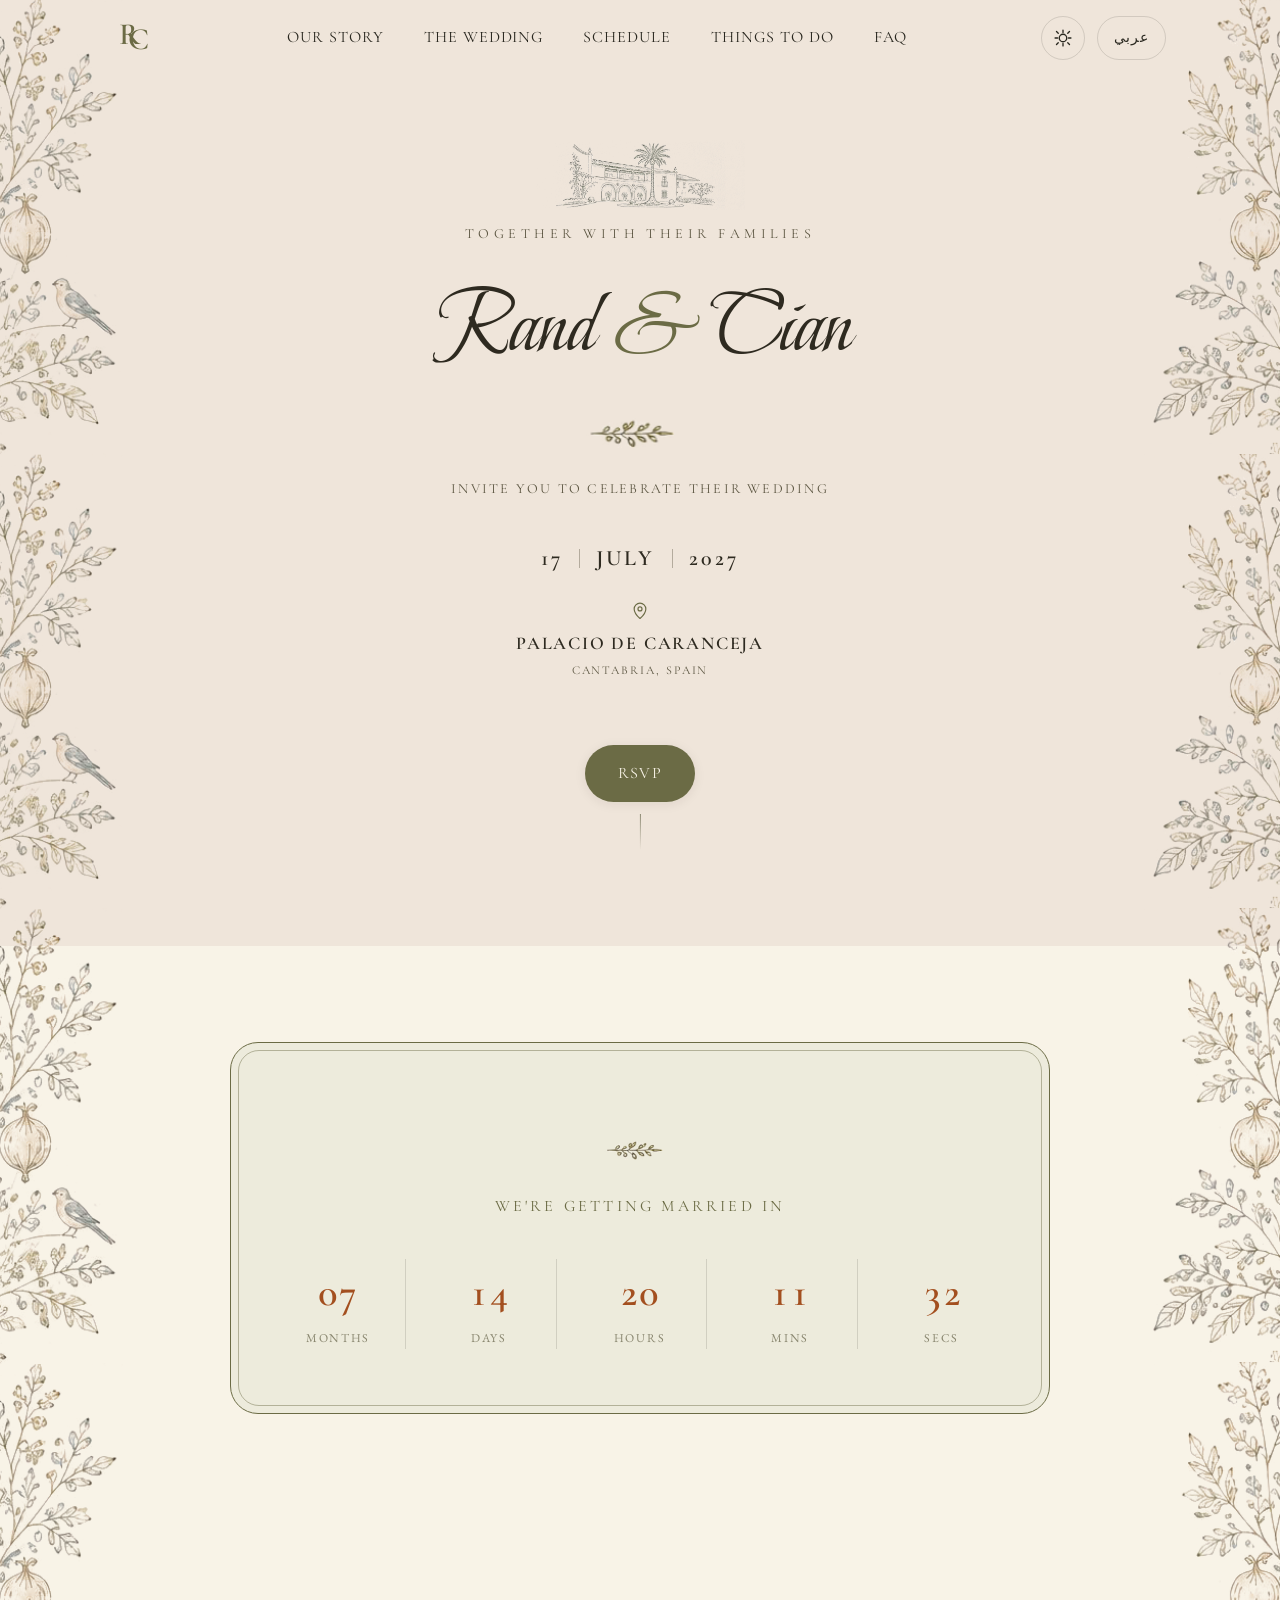
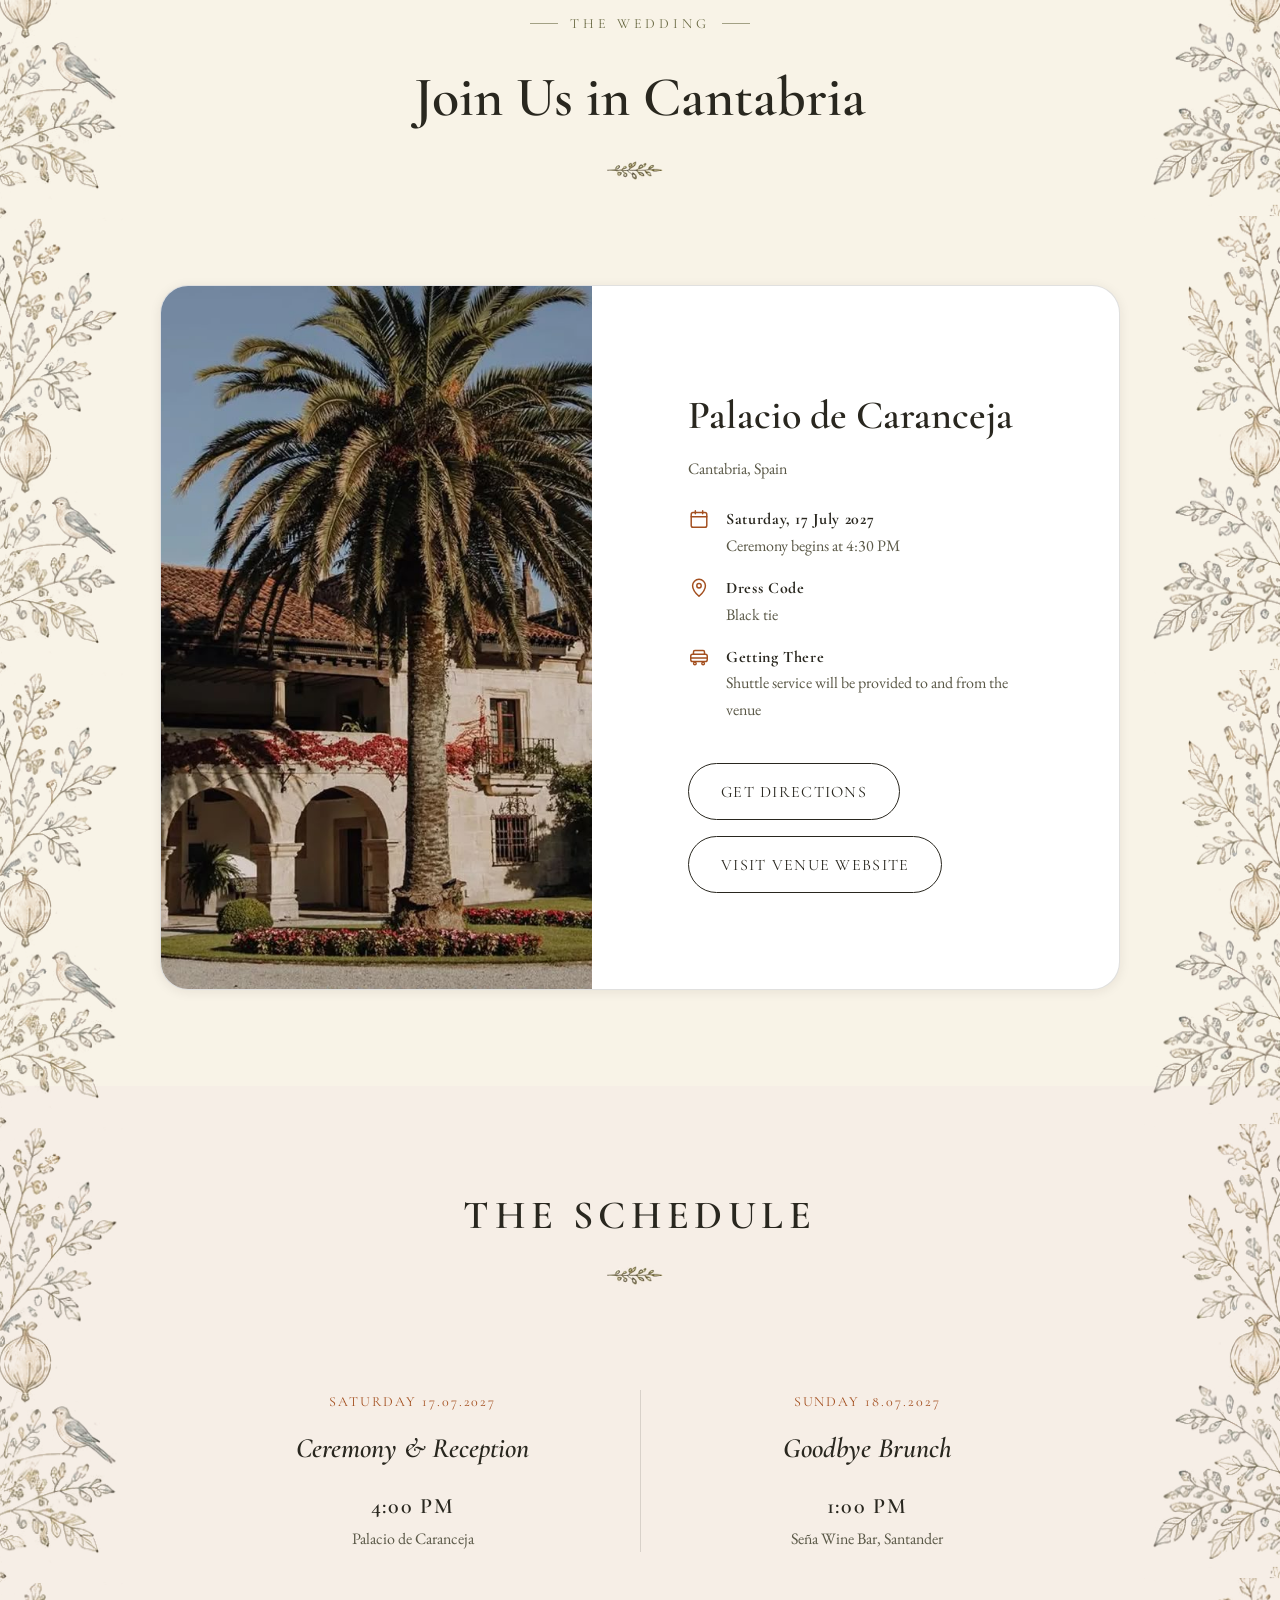
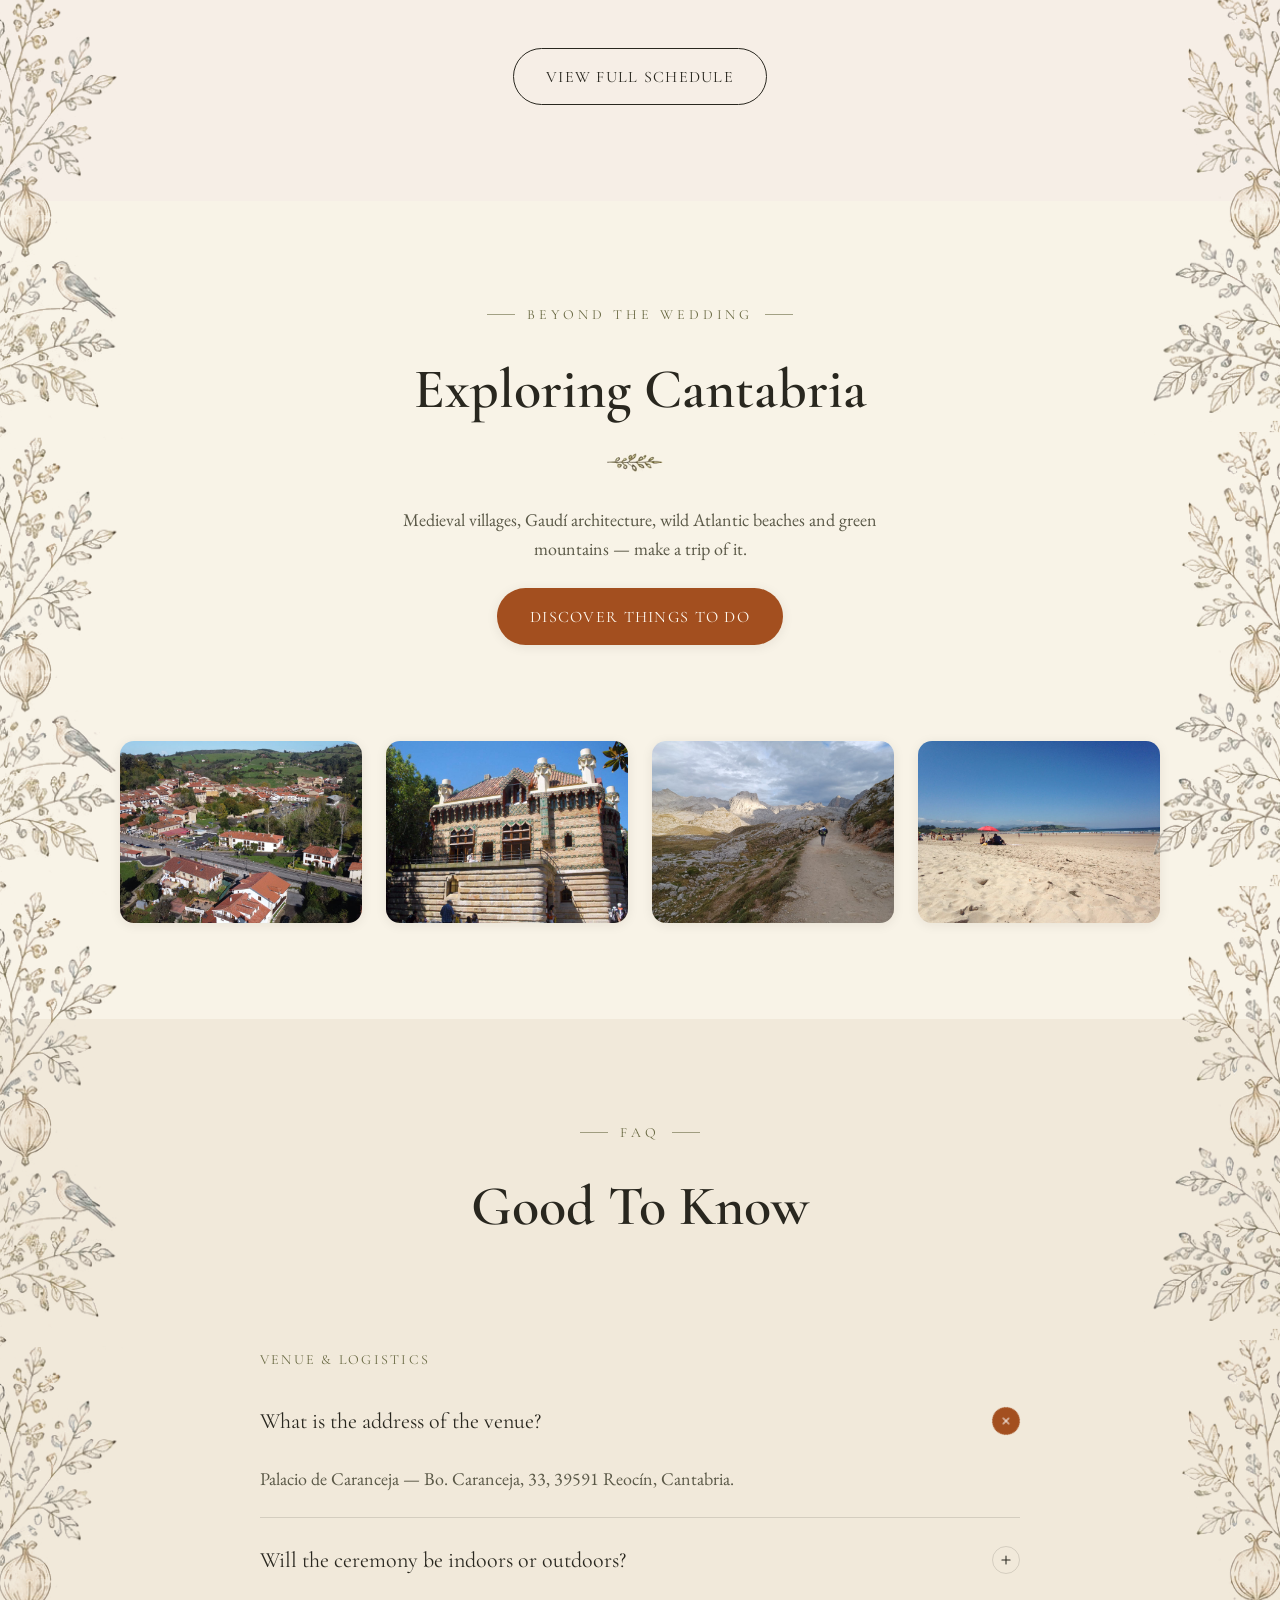
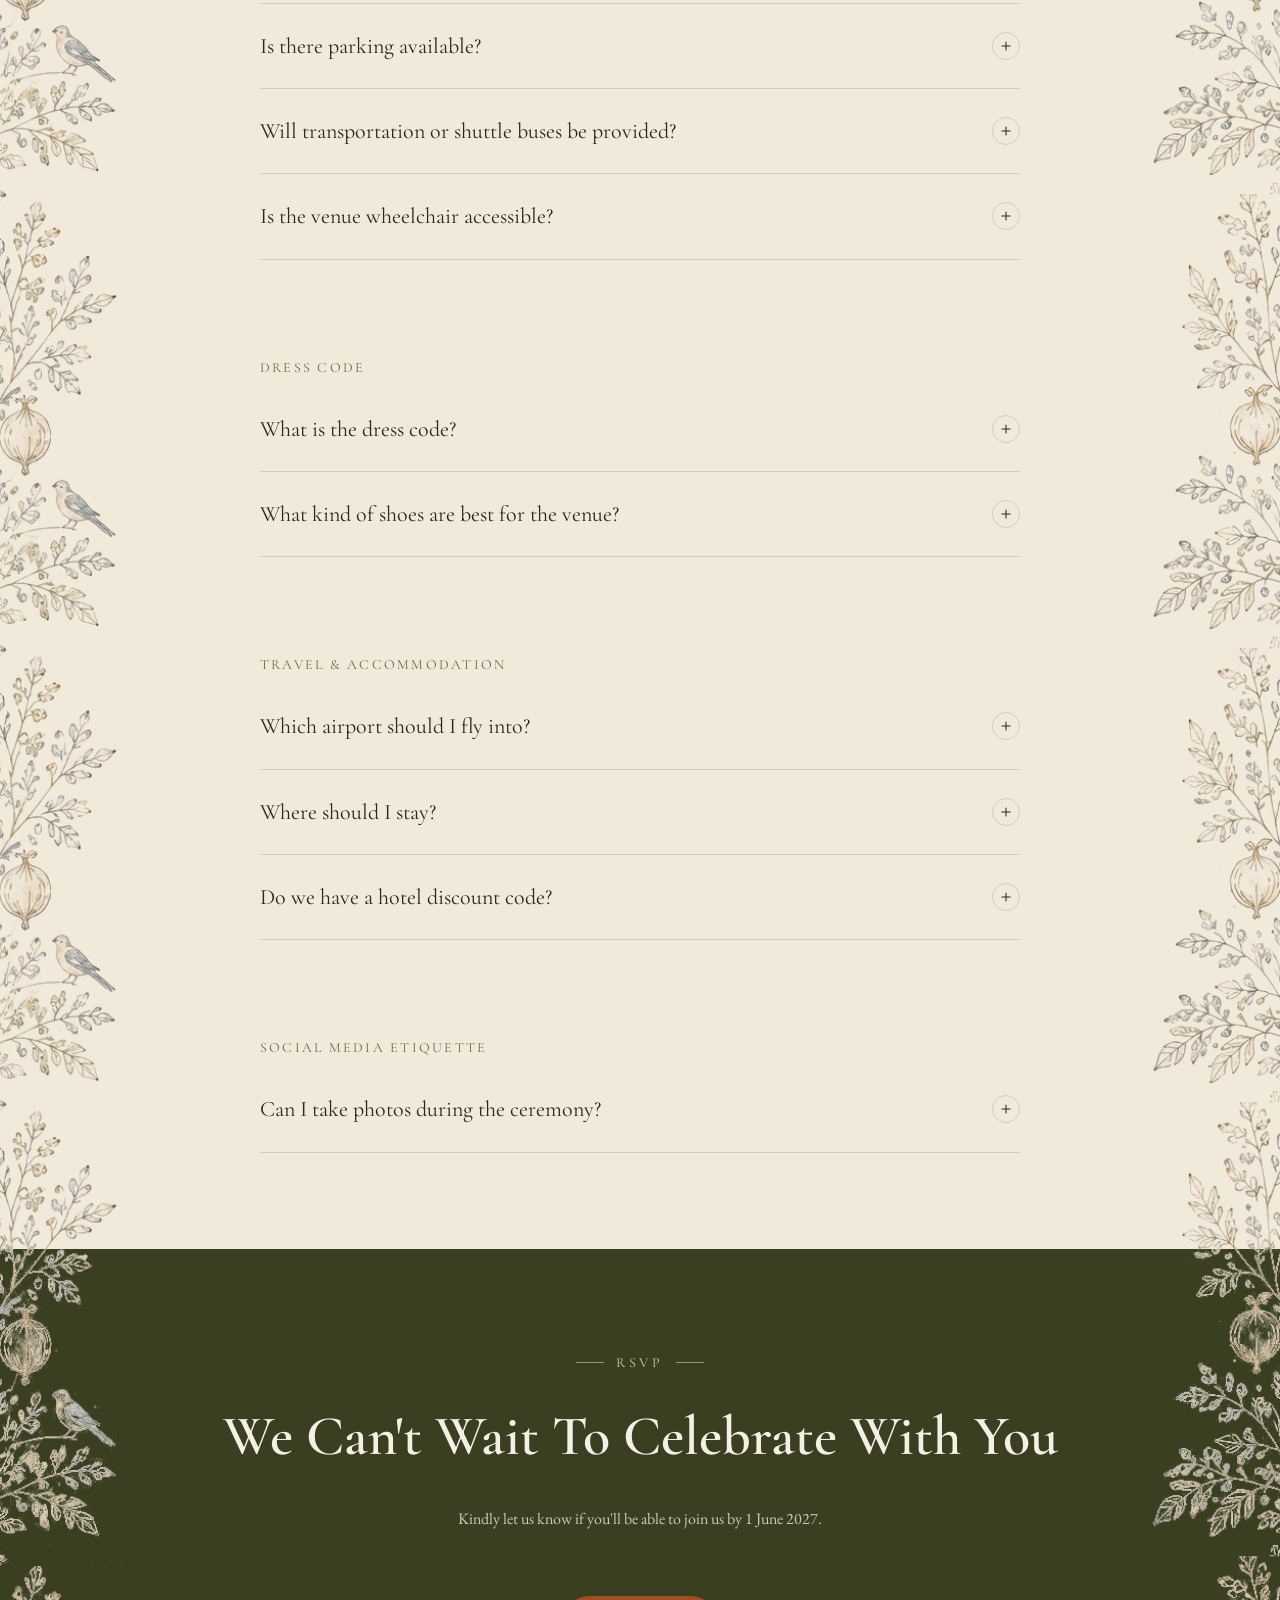
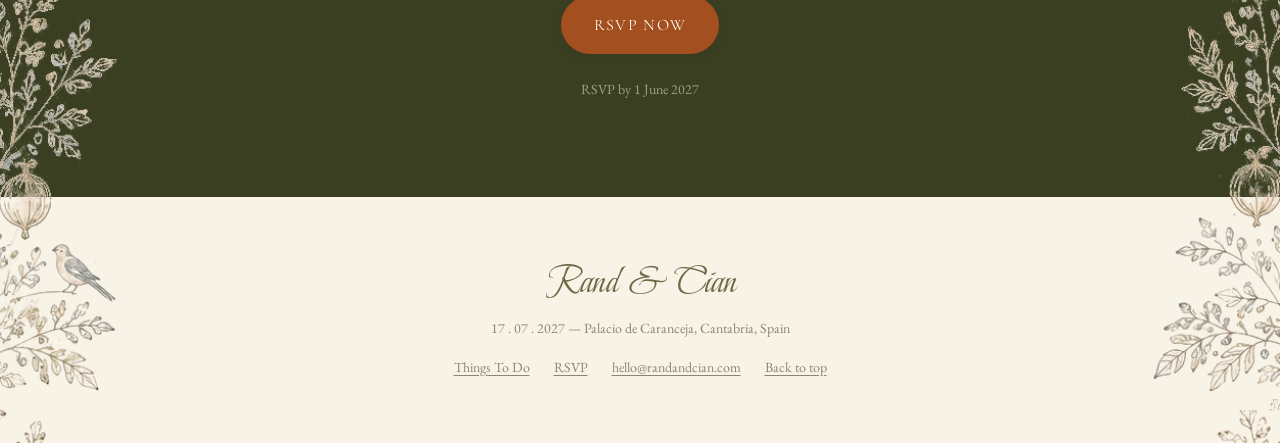
<file: index.html>
<!DOCTYPE html>
<html lang="en" dir="ltr">
<head>
<meta charset="UTF-8">
<meta name="viewport" content="width=device-width, initial-scale=1">
<title>Rand &amp; Cian — 17.07.2027, Cantabria, Spain</title>
<meta name="description" content="Join Rand & Cian as they celebrate their wedding at Palacio de Caranceja, Cantabria, Spain on 17 July 2027.">
<link rel="preconnect" href="https://fonts.googleapis.com">
<link rel="preconnect" href="https://fonts.gstatic.com" crossorigin>
<link href="https://fonts.googleapis.com/css2?family=Beau+Rivage&family=Cormorant+Garamond:wght@500;600;700&family=EB+Garamond:ital,wght@0,400;0,500;1,400&family=Amiri:wght@400;700&family=Tajawal:wght@400;500;700&family=Macondo+Swash+Caps&display=swap" rel="stylesheet">
<link rel="stylesheet" href="css/style.css">
</head>
<body>
<a class="skip-link" href="#main">Skip to content</a>

<div class="page-frame page-frame--left" aria-hidden="true"></div>
<div class="page-frame page-frame--right" aria-hidden="true"></div>

<div class="preloader" id="preloader" aria-hidden="true">
  <div class="preloader__mark">
    <svg class="monogram" viewBox="0 0 70 60" aria-hidden="true">
      <text x="43" y="34">C</text>
      <text x="27" y="25">R</text>
    </svg>
  </div>
  <div class="preloader__bar"></div>
</div>

<header class="site-header" id="siteHeader">
  <div class="container nav">
    <a href="#home" class="nav__mark" aria-label="Rand &amp; Cian">
      <svg class="monogram" viewBox="0 0 70 60" aria-hidden="true">
        <text x="43" y="34">C</text>
        <text x="27" y="25">R</text>
      </svg>
    </a>
    <nav class="nav__links" aria-label="Primary">
      <a href="our-story.html" data-i18n="nav.story">Our Story</a>
      <a href="#details" data-i18n="nav.wedding">The Wedding</a>
      <a href="schedule.html" data-i18n="nav.schedule">Schedule</a>
      <a href="things-to-do.html" data-i18n="nav.things">Things To Do</a>
      <a href="#faq" data-i18n="nav.faq">FAQ</a>
    </nav>
    <div class="nav__controls">
      <button class="icon-btn" id="themeToggle" type="button" aria-label="Toggle dark mode">
        <svg class="icon-sun" viewBox="0 0 24 24" fill="none" stroke="currentColor" stroke-width="1.6"><circle cx="12" cy="12" r="4.5"/><path d="M12 2.5v3M12 18.5v3M4.2 4.2l2.1 2.1M17.7 17.7l2.1 2.1M2.5 12h3M18.5 12h3M4.2 19.8l2.1-2.1M17.7 6.3l2.1-2.1" stroke-linecap="round"/></svg>
        <svg class="icon-moon" viewBox="0 0 24 24" fill="none" stroke="currentColor" stroke-width="1.6"><path d="M20 14.2A8 8 0 1 1 9.8 4a6.3 6.3 0 0 0 10.2 10.2Z" stroke-linejoin="round"/></svg>
      </button>
      <button class="lang-btn" id="langToggle" type="button" aria-label="Switch language">عربي</button>
      <button class="nav__burger" id="burger" type="button" aria-label="Open menu" aria-expanded="false" aria-controls="mobileMenu">
        <span></span>
      </button>
    </div>
  </div>
</header>

<div class="mobile-menu" id="mobileMenu">
  <a href="our-story.html" data-i18n="nav.story">Our Story</a>
  <a href="#details" data-i18n="nav.wedding">The Wedding</a>
  <a href="schedule.html" data-i18n="nav.schedule">Schedule</a>
  <a href="things-to-do.html" data-i18n="nav.things">Things To Do</a>
  <a href="#faq" data-i18n="nav.faq">FAQ</a>
  <a href="rsvp.html" data-i18n="nav.rsvp">RSVP</a>
</div>

<main id="main">

  <!-- ============================= INTRO ============================= -->
  <section class="intro" id="home">
    <div class="intro__content">
      <img class="intro__illustration" src="assets/images/venue-illustration.png" alt="Line illustration of Palacio de Caranceja with a palm tree">
      <p class="intro__eyebrow" data-i18n="intro.eyebrow">Together With Their Families</p>
      <h1 class="intro__names">
        <span data-i18n="intro.name1">Rand</span>
        <span class="amp">&amp;</span>
        <span data-i18n="intro.name2">Cian</span>
      </h1>
      <img class="intro__divider" src="assets/images/hero-divider.png" alt="" aria-hidden="true">
      <p class="intro__tagline" data-i18n="intro.tagline">Invite You To Celebrate Their Wedding</p>
      <div class="intro__date">
        <span>17</span>
        <span class="intro__date-sep" aria-hidden="true"></span>
        <span data-i18n="intro.month">July</span>
        <span class="intro__date-sep" aria-hidden="true"></span>
        <span>2027</span>
      </div>
      <svg class="intro__pin" viewBox="0 0 24 24" fill="none" stroke="currentColor" stroke-width="1.4" aria-hidden="true"><path d="M12 21s7-6.1 7-11.5A7 7 0 0 0 5 9.5C5 14.9 12 21 12 21Z" stroke-linejoin="round"/><circle cx="12" cy="9.5" r="2.4"/></svg>
      <p class="intro__venue" data-i18n="intro.venue">Palacio de Caranceja</p>
      <p class="intro__loc" data-i18n="details.venueLoc">Cantabria, Spain</p>
      <div class="intro__cta">
        <a href="rsvp.html" class="btn btn--primary" data-i18n="intro.cta">RSVP</a>
      </div>
    </div>
    <div class="intro__scroll">
      <span data-i18n="intro.scroll">Scroll</span>
      <span class="intro__scroll-line"></span>
    </div>
  </section>

  <!-- ============================= COUNTDOWN ============================= -->
  <section class="section" id="countdown-section">
    <div class="container">
      <div class="countdown-panel">
        <img class="countdown-panel__flourish" src="assets/images/hero-divider.png" alt="" aria-hidden="true">
        <p class="countdown-panel__date" data-i18n="details.countdownLabel">We're Getting Married In</p>
        <div class="countdown-grid" id="countdown">
          <div><p class="countdown-unit__num" id="cd-months">00</p><p class="countdown-unit__label" data-i18n="details.cdMonths">Months</p></div>
          <div><p class="countdown-unit__num" id="cd-days">00</p><p class="countdown-unit__label" data-i18n="details.cdDays">Days</p></div>
          <div><p class="countdown-unit__num" id="cd-hours">00</p><p class="countdown-unit__label" data-i18n="details.cdHours">Hours</p></div>
          <div><p class="countdown-unit__num" id="cd-mins">00</p><p class="countdown-unit__label" data-i18n="details.cdMins">Mins</p></div>
          <div><p class="countdown-unit__num" id="cd-secs">00</p><p class="countdown-unit__label" data-i18n="details.cdSecs">Secs</p></div>
        </div>
      </div>
    </div>
  </section>

  <!-- ============================= THE WEDDING / DETAILS ============================= -->
  <section class="details section" id="details">
    <div class="container">
      <div class="section-head">
        <p class="eyebrow" data-i18n="details.eyebrow">The Wedding</p>
        <h2 class="section-title" data-i18n="details.title">Join Us in Cantabria</h2>
        <div class="section-divider" aria-hidden="true">
          <img src="assets/images/hero-divider.png" alt="">
        </div>
      </div>
      <div class="details__layout">
        <div class="details__card">
          <div class="details__card-media">
            <img src="assets/images/venue-exterior.jpg" alt="Palacio de Caranceja courtyard with palm tree and stone archways">
          </div>
          <div class="details__card-body">
            <h3 class="details__venue-name" data-i18n="details.venueName">Palacio de Caranceja</h3>
            <p class="details__venue-loc" data-i18n="details.venueLoc">Cantabria, Spain</p>
            <div class="details__meta-list">
              <div class="details__meta-item">
                <svg viewBox="0 0 24 24" fill="none" stroke="currentColor" stroke-width="1.6"><rect x="3.5" y="5" width="17" height="16" rx="2"/><path d="M3.5 9.5h17M8 3v3.2M16 3v3.2" stroke-linecap="round"/></svg>
                <div><strong data-i18n="details.dateLabel">Saturday, 17 July 2027</strong><span data-i18n="details.ceremonyTime">Ceremony begins at 4:30 PM</span></div>
              </div>
              <div class="details__meta-item">
                <svg viewBox="0 0 24 24" fill="none" stroke="currentColor" stroke-width="1.6"><path d="M12 21s7-6.1 7-11.5A7 7 0 0 0 5 9.5C5 14.9 12 21 12 21Z" stroke-linejoin="round"/><circle cx="12" cy="9.5" r="2.4"/></svg>
                <div><strong data-i18n="details.attireLabel">Dress Code</strong><span data-i18n="details.attireValue">Formal attire</span></div>
              </div>
              <div class="details__meta-item">
                <svg viewBox="0 0 24 24" fill="none" stroke="currentColor" stroke-width="1.6"><rect x="3" y="9" width="18" height="8" rx="2"/><circle cx="7.5" cy="19" r="1.4"/><circle cx="16.5" cy="19" r="1.4"/><path d="M3 13h18M6 9V6.5A1.5 1.5 0 0 1 7.5 5h9A1.5 1.5 0 0 1 18 6.5V9" stroke-linecap="round" stroke-linejoin="round"/></svg>
                <div><strong data-i18n="details.transportLabel">Getting There</strong><span data-i18n="details.transportValue">Shuttle service will be provided to and from the venue</span></div>
              </div>
            </div>
            <div class="details__card-actions">
              <a class="btn btn--outline" id="mapLink" href="https://www.google.com/maps/search/?api=1&query=Palacio+de+Caranceja+Cantabria+Spain" target="_blank" rel="noopener" data-i18n="details.directions">Get Directions</a>
              <a class="btn btn--outline" href="https://www.palaciodecaranceja.com/en/" target="_blank" rel="noopener" data-i18n="details.venueSite">Visit Venue Website</a>
            </div>
          </div>
        </div>
      </div>
    </div>
  </section>

  <!-- ============================= SCHEDULE TEASER ============================= -->
  <section class="schedule-teaser section schedule--blush" id="schedule">
    <div class="container">
      <h2 class="schedule-teaser__title" data-i18n="schedule.teaserTitle">The Schedule</h2>
      <div class="schedule-teaser__divider" aria-hidden="true">
        <img src="assets/images/hero-divider.png" alt="">
      </div>
      <div class="weekend-grid">
        <div class="weekend-day">
          <p class="weekend-day__date" data-i18n="weekend.sat.date">Saturday 17.07.2027</p>
          <h3 class="weekend-day__title" data-i18n="weekend.sat.title">Ceremony &amp; Reception</h3>
          <p class="weekend-day__time">4:00 PM</p>
          <p class="weekend-day__venue" data-i18n="details.venueName">Palacio de Caranceja</p>
        </div>
        <div class="weekend-divider" aria-hidden="true"></div>
        <div class="weekend-day">
          <p class="weekend-day__date" data-i18n="weekend.sun.date">Sunday 18.07.2027</p>
          <h3 class="weekend-day__title" data-i18n="weekend.sun.title">Goodbye Brunch</h3>
          <p class="weekend-day__time">1:00 PM</p>
          <p class="weekend-day__venue" data-i18n="weekend.sun.venue">Seña Wine Bar, Santander</p>
        </div>
      </div>
      <div class="schedule-teaser__cta">
        <a class="btn btn--outline" href="schedule.html" data-i18n="schedule.teaserCta">View Full Schedule</a>
      </div>
    </div>
  </section>

  <!-- ============================= THINGS TO DO TEASER ============================= -->
  <section class="section">
    <div class="container">
      <div class="section-head">
        <p class="eyebrow" data-i18n="teaser.eyebrow">Beyond The Wedding</p>
        <h2 class="section-title" data-i18n="teaser.title">Exploring Cantabria</h2>
        <div class="section-divider" aria-hidden="true">
          <img src="assets/images/hero-divider.png" alt="">
        </div>
        <p class="section-lead" data-i18n="teaser.copy">Medieval villages, Gaudí architecture, wild Atlantic beaches and green mountains — make a trip of it.</p>
        <a class="btn btn--terracotta" href="things-to-do.html" data-i18n="teaser.cta">Discover Things To Do</a>
      </div>
      <!-- Photo credits (Wikimedia Commons):
           nearby-santillana.jpg — Luis Fermín Turiel, CC BY-SA 4.0
           nearby-comillas.jpg — Zarateman, CC0
           nearby-picos.jpg — Simon Burchell, CC BY-SA 4.0
           nearby-beach.jpg — JaviComillas2, CC0 -->
      <div class="explore-grid">
        <img src="assets/images/nearby-santillana.jpg" alt="Santillana del Mar, a medieval village near the venue">
        <img src="assets/images/nearby-comillas.jpg" alt="El Capricho, Antoni Gaudí's building in Comillas">
        <img src="assets/images/nearby-picos.jpg" alt="Hiking trail in the Picos de Europa mountains">
        <img src="assets/images/nearby-beach.jpg" alt="Sunny Atlantic beach near Oyambre, Cantabria">
      </div>
    </div>
  </section>

  <!-- ============================= FAQ ============================= -->
  <section class="faq section section--alt" id="faq">
    <div class="container">
      <div class="section-head">
        <p class="eyebrow" data-i18n="faq.eyebrow">FAQ</p>
        <h2 class="section-title" data-i18n="faq.title">Good To Know</h2>
      </div>
      <div class="faq-list">
        <p class="faq-category" data-i18n="faq.cat1">Venue &amp; Logistics</p>
        <details class="faq-item" open>
          <summary class="faq-item__q"><span data-i18n="faq.q1">What is the address of the venue?</span><span class="faq-item__icon"><svg viewBox="0 0 24 24" fill="none" stroke="currentColor" stroke-width="1.8"><path d="M12 5v14M5 12h14" stroke-linecap="round"/></svg></span></summary>
          <p class="faq-item__a" data-i18n="faq.a1">Palacio de Caranceja — Bo. Caranceja, 33, 39591 Reocín, Cantabria.</p>
        </details>
        <details class="faq-item">
          <summary class="faq-item__q"><span data-i18n="faq.q2">Will the ceremony be indoors or outdoors?</span><span class="faq-item__icon"><svg viewBox="0 0 24 24" fill="none" stroke="currentColor" stroke-width="1.8"><path d="M12 5v14M5 12h14" stroke-linecap="round"/></svg></span></summary>
          <p class="faq-item__a" data-i18n="faq.a2">We're hoping for beautiful weather, so the ceremony and cocktail hour will take place outdoors. Dinner and dancing will then continue indoors.</p>
        </details>
        <details class="faq-item">
          <summary class="faq-item__q"><span data-i18n="faq.q3">Is there parking available?</span><span class="faq-item__icon"><svg viewBox="0 0 24 24" fill="none" stroke="currentColor" stroke-width="1.8"><path d="M12 5v14M5 12h14" stroke-linecap="round"/></svg></span></summary>
          <p class="faq-item__a" data-i18n="faq.a3">Yes, there will be parking available.</p>
        </details>
        <details class="faq-item">
          <summary class="faq-item__q"><span data-i18n="faq.q4">Will transportation or shuttle buses be provided?</span><span class="faq-item__icon"><svg viewBox="0 0 24 24" fill="none" stroke="currentColor" stroke-width="1.8"><path d="M12 5v14M5 12h14" stroke-linecap="round"/></svg></span></summary>
          <p class="faq-item__a" data-i18n="faq.a4">Yes! We will be providing a shuttle service from the venue to Santander city centre. Please let us know where you'll be staying when you RSVP so we can ensure you're included in the transportation arrangements.</p>
        </details>
        <details class="faq-item">
          <summary class="faq-item__q"><span data-i18n="faq.q5">Is the venue wheelchair accessible?</span><span class="faq-item__icon"><svg viewBox="0 0 24 24" fill="none" stroke="currentColor" stroke-width="1.8"><path d="M12 5v14M5 12h14" stroke-linecap="round"/></svg></span></summary>
          <p class="faq-item__a" data-i18n="faq.a5">Yes, the venue is wheelchair accessible.</p>
        </details>

        <p class="faq-category" data-i18n="faq.cat2">Dress Code</p>
        <details class="faq-item">
          <summary class="faq-item__q"><span data-i18n="faq.q6">What is the dress code?</span><span class="faq-item__icon"><svg viewBox="0 0 24 24" fill="none" stroke="currentColor" stroke-width="1.8"><path d="M12 5v14M5 12h14" stroke-linecap="round"/></svg></span></summary>
          <p class="faq-item__a" data-i18n="faq.a6">Black tie.</p>
        </details>
        <details class="faq-item">
          <summary class="faq-item__q"><span data-i18n="faq.q7">What kind of shoes are best for the venue?</span><span class="faq-item__icon"><svg viewBox="0 0 24 24" fill="none" stroke="currentColor" stroke-width="1.8"><path d="M12 5v14M5 12h14" stroke-linecap="round"/></svg></span></summary>
          <p class="faq-item__a" data-i18n="faq.a7">We recommend choosing footwear that is comfortable and suitable for walking on grass. For ladies, block heels or wedges are great options. Gentlemen can wear dress shoes as usual. Most importantly, wear shoes you'll be happy dancing in all night!</p>
        </details>

        <p class="faq-category" data-i18n="faq.cat3">Travel &amp; Accommodation</p>
        <details class="faq-item">
          <summary class="faq-item__q"><span data-i18n="faq.q8">Which airport should I fly into?</span><span class="faq-item__icon"><svg viewBox="0 0 24 24" fill="none" stroke="currentColor" stroke-width="1.8"><path d="M12 5v14M5 12h14" stroke-linecap="round"/></svg></span></summary>
          <p class="faq-item__a" data-i18n="faq.a8">Santander Airport is the closest airport to the venue. Alternatively, you can fly into Bilbao Airport and enjoy a scenic trip through northern Spain on your way to the wedding.</p>
        </details>
        <details class="faq-item">
          <summary class="faq-item__q"><span data-i18n="faq.q9">Where should I stay?</span><span class="faq-item__icon"><svg viewBox="0 0 24 24" fill="none" stroke="currentColor" stroke-width="1.8"><path d="M12 5v14M5 12h14" stroke-linecap="round"/></svg></span></summary>
          <p class="faq-item__a" data-i18n="faq.a9">Our venue also has a hotel with a limited number of rooms available. If you'd like to stay on-site, please visit the venue's website to book. Alternatively, Santander is just 20 minutes away and offers a range of accommodation options. For more recommendations, visit our <a href="things-to-do.html">Things To Do</a> page.</p>
        </details>
        <details class="faq-item">
          <summary class="faq-item__q"><span data-i18n="faq.q10">Do we have a hotel discount code?</span><span class="faq-item__icon"><svg viewBox="0 0 24 24" fill="none" stroke="currentColor" stroke-width="1.8"><path d="M12 5v14M5 12h14" stroke-linecap="round"/></svg></span></summary>
          <p class="faq-item__a" data-i18n="faq.a10">Yes! If you're staying at our venue (Palacio de Caranceja), use the code <strong>OLLIE</strong> when booking to receive 10% off your stay.</p>
        </details>

        <p class="faq-category" data-i18n="faq.cat4">Social Media Etiquette</p>
        <details class="faq-item">
          <summary class="faq-item__q"><span data-i18n="faq.q11">Can I take photos during the ceremony?</span><span class="faq-item__icon"><svg viewBox="0 0 24 24" fill="none" stroke="currentColor" stroke-width="1.8"><path d="M12 5v14M5 12h14" stroke-linecap="round"/></svg></span></summary>
          <p class="faq-item__a" data-i18n="faq.a11">We kindly ask you to enjoy the special moment and put your phones away.</p>
        </details>
      </div>
    </div>
  </section>

  <!-- ============================= RSVP ============================= -->
  <section class="rsvp section" id="rsvp">
    <div class="container">
      <p class="eyebrow" data-i18n="rsvp.eyebrow">RSVP</p>
      <h2 class="section-title" data-i18n="rsvp.title">We Can't Wait To Celebrate With You</h2>
      <p class="rsvp__copy" data-i18n="rsvp.copy">Kindly let us know if you'll be able to join us by 1 June 2027.</p>
      <div class="rsvp__actions">
        <a class="btn btn--terracotta" href="rsvp.html" data-i18n="rsvp.cta">RSVP Now</a>
      </div>
      <p class="rsvp__note" data-i18n="rsvp.note">RSVP by 1 June 2027</p>
    </div>
  </section>

</main>

<footer class="site-footer">
  <p class="script" data-i18n="brand.names">Rand &amp; Cian</p>
  <p>17 . 07 . 2027 &mdash; <span data-i18n="details.venueName">Palacio de Caranceja</span>, <span data-i18n="details.venueLoc">Cantabria, Spain</span></p>
  <div class="site-footer__links">
    <a href="things-to-do.html" data-i18n="nav.things">Things To Do</a>
    <a href="rsvp.html" data-i18n="nav.rsvp">RSVP</a>
    <a href="mailto:hello@randandcian.com">hello@randandcian.com</a>
    <a href="#home" data-i18n="footer.top">Back to top</a>
  </div>
</footer>

<script src="js/i18n.js"></script>
<script src="js/main.js"></script>
</body>
</html>
</file>
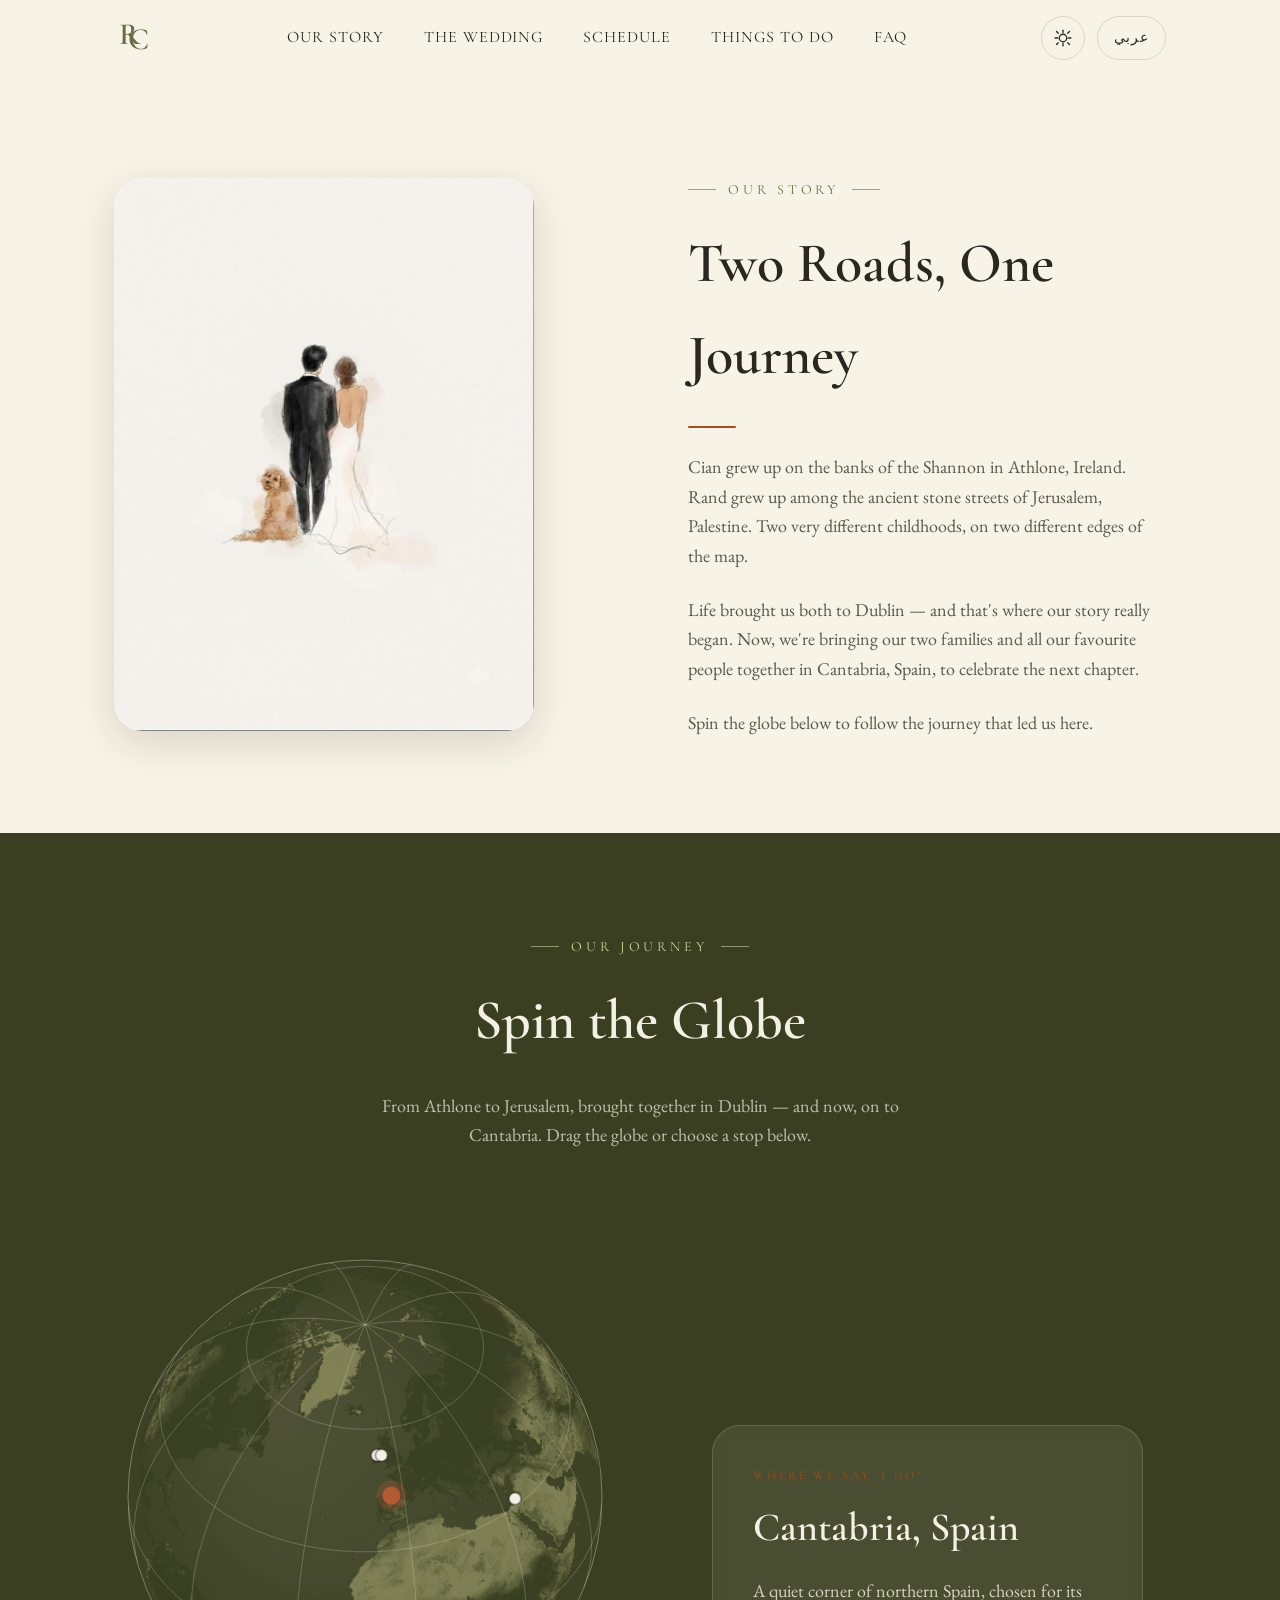
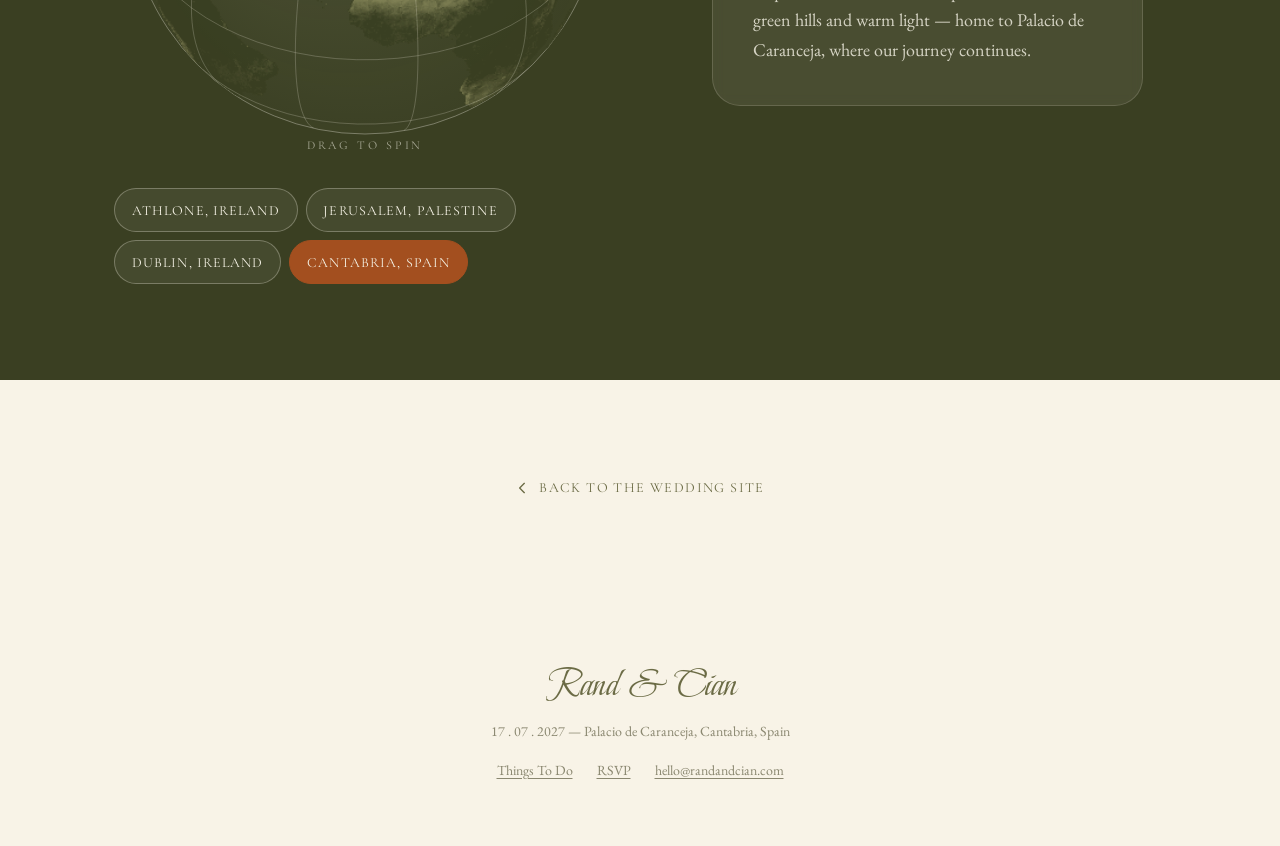
<file: our-story.html>
<!DOCTYPE html>
<html lang="en" dir="ltr">
<head>
<meta charset="UTF-8">
<meta name="viewport" content="width=device-width, initial-scale=1">
<title>Our Story — Rand &amp; Cian</title>
<meta name="description" content="How Rand and Cian's story began, from Athlone to Jerusalem to Dublin, and the journey that brought them to Cantabria, Spain.">
<link rel="preconnect" href="https://fonts.googleapis.com">
<link rel="preconnect" href="https://fonts.gstatic.com" crossorigin>
<link href="https://fonts.googleapis.com/css2?family=Beau+Rivage&family=Cormorant+Garamond:wght@500;600;700&family=EB+Garamond:ital,wght@0,400;0,500;1,400&family=Amiri:wght@400;700&family=Tajawal:wght@400;500;700&display=swap" rel="stylesheet">
<link rel="stylesheet" href="css/style.css">
</head>
<body>
<a class="skip-link" href="#main">Skip to content</a>

<header class="site-header" id="siteHeader">
  <div class="container nav">
    <a href="index.html#home" class="nav__mark" aria-label="Rand &amp; Cian">
      <svg class="monogram" viewBox="0 0 70 60" aria-hidden="true">
        <text x="43" y="34">C</text>
        <text x="27" y="25">R</text>
      </svg>
    </a>
    <nav class="nav__links" aria-label="Primary">
      <a href="our-story.html" data-i18n="nav.story">Our Story</a>
      <a href="index.html#details" data-i18n="nav.wedding">The Wedding</a>
      <a href="schedule.html" data-i18n="nav.schedule">Schedule</a>
      <a href="things-to-do.html" data-i18n="nav.things">Things To Do</a>
      <a href="index.html#faq" data-i18n="nav.faq">FAQ</a>
    </nav>
    <div class="nav__controls">
      <button class="icon-btn" id="themeToggle" type="button" aria-label="Toggle dark mode">
        <svg class="icon-sun" viewBox="0 0 24 24" fill="none" stroke="currentColor" stroke-width="1.6"><circle cx="12" cy="12" r="4.5"/><path d="M12 2.5v3M12 18.5v3M4.2 4.2l2.1 2.1M17.7 17.7l2.1 2.1M2.5 12h3M18.5 12h3M4.2 19.8l2.1-2.1M17.7 6.3l2.1-2.1" stroke-linecap="round"/></svg>
        <svg class="icon-moon" viewBox="0 0 24 24" fill="none" stroke="currentColor" stroke-width="1.6"><path d="M20 14.2A8 8 0 1 1 9.8 4a6.3 6.3 0 0 0 10.2 10.2Z" stroke-linejoin="round"/></svg>
      </button>
      <button class="lang-btn" id="langToggle" type="button" aria-label="Switch language">عربي</button>
      <button class="nav__burger" id="burger" type="button" aria-label="Open menu" aria-expanded="false" aria-controls="mobileMenu">
        <span></span>
      </button>
    </div>
  </div>
</header>

<div class="mobile-menu" id="mobileMenu">
  <a href="our-story.html" data-i18n="nav.story">Our Story</a>
  <a href="index.html#details" data-i18n="nav.wedding">The Wedding</a>
  <a href="schedule.html" data-i18n="nav.schedule">Schedule</a>
  <a href="things-to-do.html" data-i18n="nav.things">Things To Do</a>
  <a href="index.html#faq" data-i18n="nav.faq">FAQ</a>
  <a href="rsvp.html" data-i18n="nav.rsvp">RSVP</a>
</div>

<main id="main">

  <!-- ============================= OUR STORY ============================= -->
  <section class="story section" id="story" style="padding-top:calc(var(--nav-height) + var(--space-2xl));">
    <div class="container">
      <div class="story__layout">
        <div class="story__media">
          <img src="assets/images/couple-illustration.jpg" alt="Watercolour illustration of Rand and Cian, seen from behind, with their dog">
        </div>
        <div>
          <p class="eyebrow" data-i18n="story.eyebrow">Our Story</p>
          <h2 class="section-title" data-i18n="story.title">Two Roads, One Journey</h2>
          <div class="divider"></div>
          <div class="story__copy">
            <p data-i18n="story.p1">Cian grew up on the banks of the Shannon in Athlone, Ireland. Rand grew up among the ancient stone streets of Jerusalem, Palestine. Two very different childhoods, on two different edges of the map.</p>
            <p data-i18n="story.p2">Life brought us both to Dublin — and that's where our story really began. Now, we're bringing our two families and all our favourite people together in Cantabria, Spain, to celebrate the next chapter.</p>
            <p data-i18n="story.p3">Spin the globe below to follow the journey that led us here.</p>
          </div>
        </div>
      </div>
    </div>
  </section>

  <!-- ============================= JOURNEY (GLOBE) ============================= -->
  <section class="journey section section--alt" id="journey">
    <div class="container">
      <div class="section-head">
        <p class="eyebrow" data-i18n="journey.eyebrow">Our Journey</p>
        <h2 class="section-title" data-i18n="journey.title">Spin the Globe</h2>
        <p class="section-lead" data-i18n="journey.lead">From Athlone to Jerusalem, brought together in Dublin — and now, on to Cantabria. Drag the globe or choose a stop below.</p>
      </div>
      <div class="journey__layout">
        <div>
          <div class="journey__globe-wrap" id="globeWrap" role="img" aria-label="Interactive globe showing Athlone, Jerusalem, Dublin and Cantabria">
            <canvas id="globeCanvas"></canvas>
            <div class="journey__hint"><span data-i18n="journey.hint">Drag to spin</span></div>
          </div>
          <div class="journey__pin-list" id="pinList" role="tablist" aria-label="Journey stops">
            <button class="journey__pin-btn" type="button" data-pin="athlone" role="tab">Athlone, Ireland</button>
            <button class="journey__pin-btn" type="button" data-pin="jerusalem" role="tab">Jerusalem, Palestine</button>
            <button class="journey__pin-btn" type="button" data-pin="dublin" role="tab">Dublin, Ireland</button>
            <button class="journey__pin-btn" type="button" data-pin="cantabria" role="tab">Cantabria, Spain</button>
          </div>
        </div>
        <div class="journey__card" id="journeyCard" aria-live="polite">
          <p class="journey__card-eyebrow" id="cardEyebrow">Where Cian Is From</p>
          <h3 class="journey__card-title" id="cardTitle">Athlone, Ireland</h3>
          <p class="journey__card-copy" id="cardCopy">A small town on the River Shannon, right in the heart of Ireland — the beginning of this story.</p>
        </div>
      </div>
    </div>
  </section>

  <div style="text-align:center; margin:var(--space-2xl) 0;">
    <a class="back-link" href="index.html">
      <svg viewBox="0 0 24 24" width="16" height="16" fill="none" stroke="currentColor" stroke-width="2"><path d="M14 5l-7 7 7 7" stroke-linecap="round" stroke-linejoin="round"/></svg>
      <span data-i18n="things.back">Back to the wedding site</span>
    </a>
  </div>

</main>

<footer class="site-footer">
  <p class="script" data-i18n="brand.names">Rand &amp; Cian</p>
  <p>17 . 07 . 2027 &mdash; <span data-i18n="details.venueName">Palacio de Caranceja</span>, <span data-i18n="details.venueLoc">Cantabria, Spain</span></p>
  <div class="site-footer__links">
    <a href="things-to-do.html" data-i18n="nav.things">Things To Do</a>
    <a href="rsvp.html" data-i18n="nav.rsvp">RSVP</a>
    <a href="mailto:hello@randandcian.com">hello@randandcian.com</a>
  </div>
</footer>

<script src="js/i18n.js"></script>
<script src="js/globe.js"></script>
<script src="js/main.js"></script>
</body>
</html>
</file>
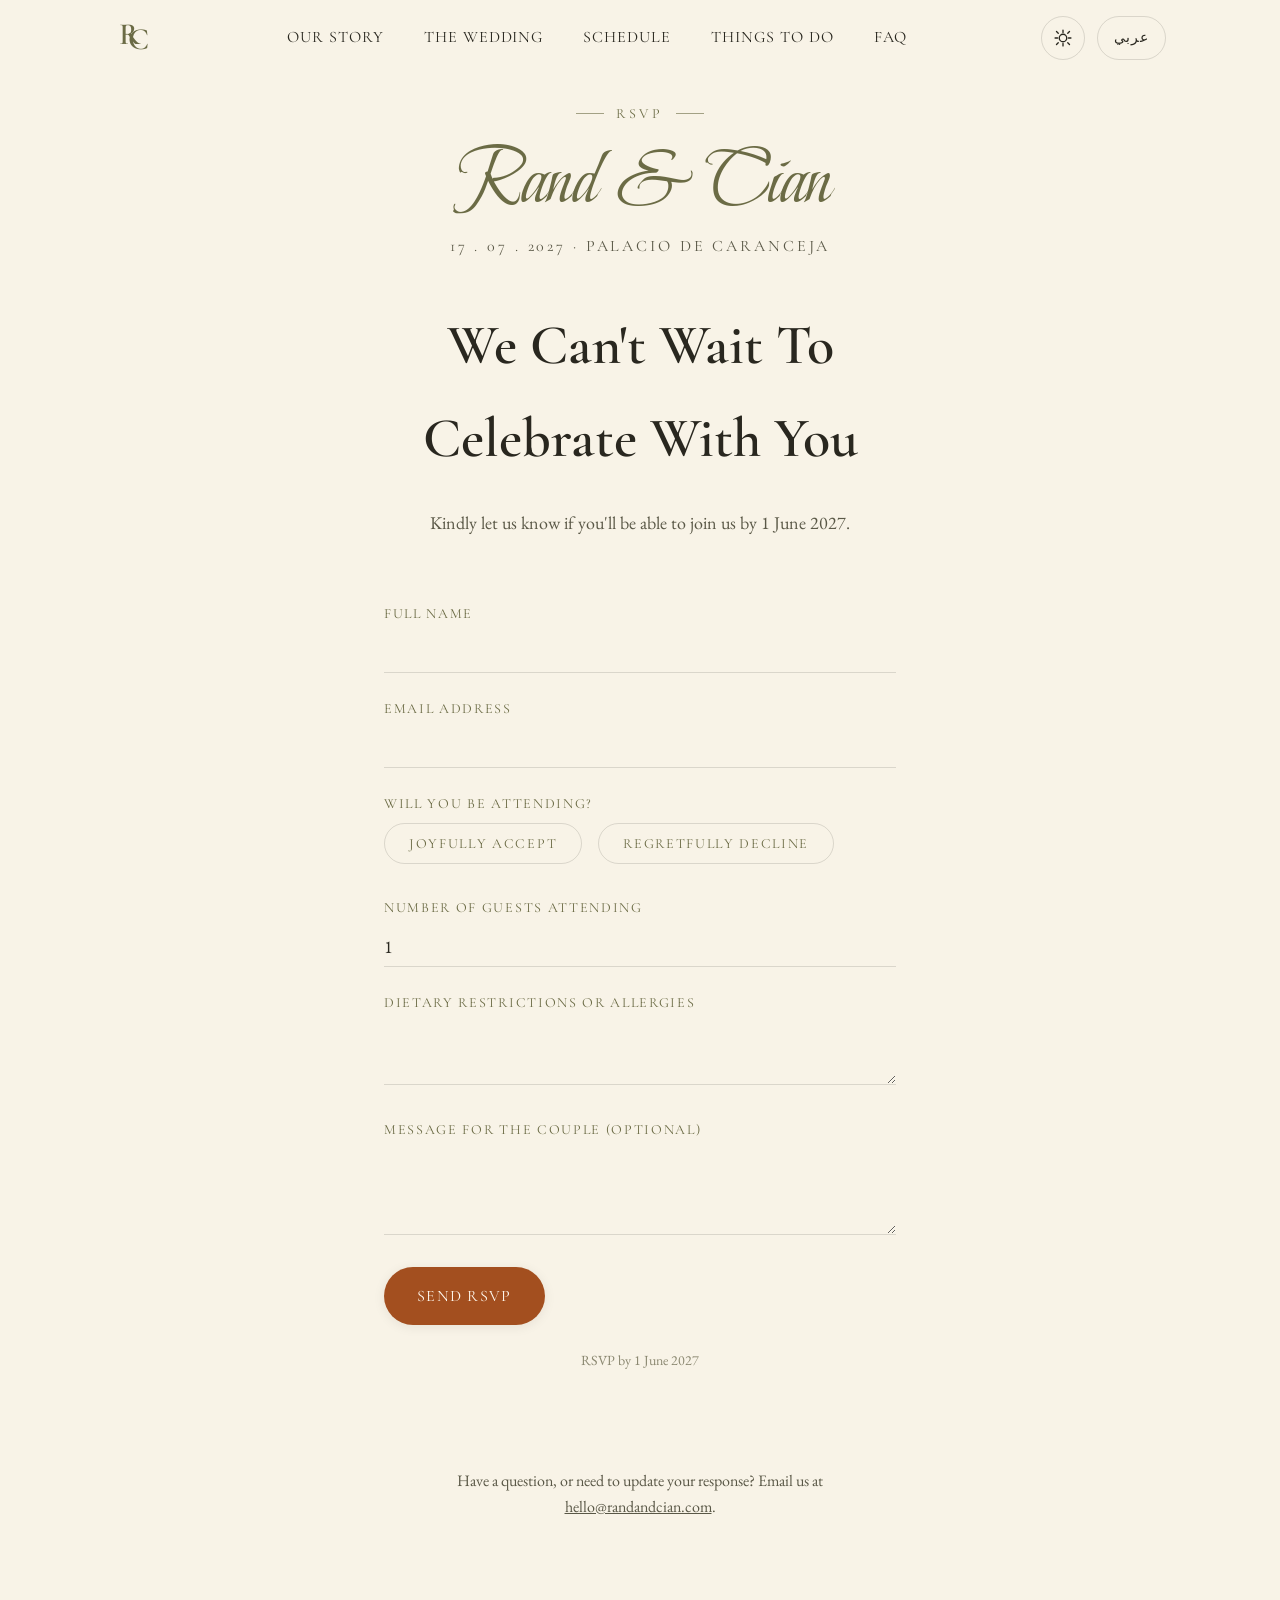
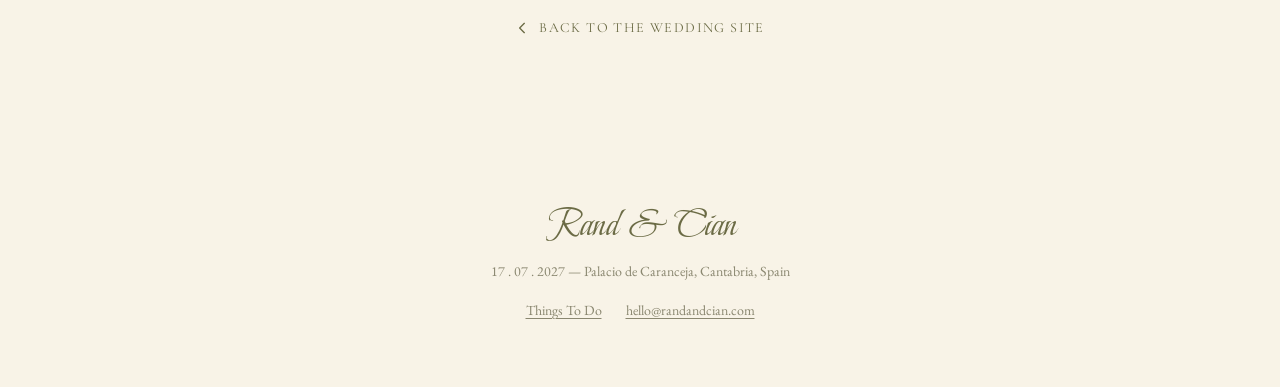
<file: rsvp.html>
<!DOCTYPE html>
<html lang="en" dir="ltr">
<head>
<meta charset="UTF-8">
<meta name="viewport" content="width=device-width, initial-scale=1">
<title>RSVP — Rand &amp; Cian, 17.07.2027</title>
<meta name="description" content="RSVP for Rand & Cian's wedding at Palacio de Caranceja, Cantabria, Spain on 17 July 2027.">
<link rel="preconnect" href="https://fonts.googleapis.com">
<link rel="preconnect" href="https://fonts.gstatic.com" crossorigin>
<link href="https://fonts.googleapis.com/css2?family=Beau+Rivage&family=Cormorant+Garamond:wght@500;600;700&family=EB+Garamond:ital,wght@0,400;0,500;1,400&family=Amiri:wght@400;700&family=Tajawal:wght@400;500;700&display=swap" rel="stylesheet">
<link rel="stylesheet" href="css/style.css">
</head>
<body>
<a class="skip-link" href="#main">Skip to content</a>

<header class="site-header" id="siteHeader">
  <div class="container nav">
    <a href="index.html#home" class="nav__mark" aria-label="Rand &amp; Cian">
      <svg class="monogram" viewBox="0 0 70 60" aria-hidden="true">
        <text x="43" y="34">C</text>
        <text x="27" y="25">R</text>
      </svg>
    </a>
    <nav class="nav__links" aria-label="Primary">
      <a href="our-story.html" data-i18n="nav.story">Our Story</a>
      <a href="index.html#details" data-i18n="nav.wedding">The Wedding</a>
      <a href="schedule.html" data-i18n="nav.schedule">Schedule</a>
      <a href="things-to-do.html" data-i18n="nav.things">Things To Do</a>
      <a href="index.html#faq" data-i18n="nav.faq">FAQ</a>
    </nav>
    <div class="nav__controls">
      <button class="icon-btn" id="themeToggle" type="button" aria-label="Toggle dark mode">
        <svg class="icon-sun" viewBox="0 0 24 24" fill="none" stroke="currentColor" stroke-width="1.6"><circle cx="12" cy="12" r="4.5"/><path d="M12 2.5v3M12 18.5v3M4.2 4.2l2.1 2.1M17.7 17.7l2.1 2.1M2.5 12h3M18.5 12h3M4.2 19.8l2.1-2.1M17.7 6.3l2.1-2.1" stroke-linecap="round"/></svg>
        <svg class="icon-moon" viewBox="0 0 24 24" fill="none" stroke="currentColor" stroke-width="1.6"><path d="M20 14.2A8 8 0 1 1 9.8 4a6.3 6.3 0 0 0 10.2 10.2Z" stroke-linejoin="round"/></svg>
      </button>
      <button class="lang-btn" id="langToggle" type="button" aria-label="Switch language">عربي</button>
      <button class="nav__burger" id="burger" type="button" aria-label="Open menu" aria-expanded="false" aria-controls="mobileMenu">
        <span></span>
      </button>
    </div>
  </div>
</header>

<div class="mobile-menu" id="mobileMenu">
  <a href="our-story.html" data-i18n="nav.story">Our Story</a>
  <a href="index.html#details" data-i18n="nav.wedding">The Wedding</a>
  <a href="schedule.html" data-i18n="nav.schedule">Schedule</a>
  <a href="things-to-do.html" data-i18n="nav.things">Things To Do</a>
  <a href="index.html#faq" data-i18n="nav.faq">FAQ</a>
</div>

<main id="main">
  <section class="section" style="min-height:88dvh; display:flex; align-items:center;">
    <div class="container" style="text-align:center; max-width:640px; margin-inline:auto;">
      <p class="eyebrow" data-i18n="rsvp.eyebrow">RSVP</p>
      <p class="script" style="font-size:var(--fs-4xl); margin-top:var(--space-sm);" data-i18n="brand.names">Rand &amp; Cian</p>
      <p style="font-family:var(--font-heading); letter-spacing:0.18em; text-transform:uppercase; font-size:var(--fs-sm); color:var(--color-ink-soft); margin-top:var(--space-xs);">
        17 . 07 . 2027 &middot; <span data-i18n="details.venueName">Palacio de Caranceja</span>
      </p>

      <h1 class="section-title" style="margin-top:var(--space-lg);" data-i18n="rsvp.title">We Can't Wait To Celebrate With You</h1>
      <p class="section-lead" style="margin-inline:auto;" data-i18n="rsvp.copy">Kindly let us know if you'll be able to join us by 1 June 2027.</p>

      <form class="rsvp-form" id="rsvpForm" action="https://formspree.io/f/meeyvaek" method="POST">
        <input type="hidden" name="_subject" value="New RSVP — Rand &amp; Cian Wedding">
        <input type="text" name="_gotcha" style="display:none" tabindex="-1" autocomplete="off">

        <div class="rsvp-form__row">
          <label for="rsvpName" data-i18n="rsvp.form.name">Full Name</label>
          <input type="text" id="rsvpName" name="name" autocomplete="name" required>
        </div>

        <div class="rsvp-form__row">
          <label for="rsvpEmail" data-i18n="rsvp.form.email">Email Address</label>
          <input type="email" id="rsvpEmail" name="email" autocomplete="email" required>
        </div>

        <div class="rsvp-form__row">
          <span class="rsvp-form__legend" data-i18n="rsvp.form.attendingLabel">Will you be attending?</span>
          <div class="rsvp-form__options">
            <label class="rsvp-form__radio">
              <input type="radio" name="attending" value="Joyfully accepts" required>
              <span data-i18n="rsvp.form.attendingYes">Joyfully Accept</span>
            </label>
            <label class="rsvp-form__radio">
              <input type="radio" name="attending" value="Regretfully declines" required>
              <span data-i18n="rsvp.form.attendingNo">Regretfully Decline</span>
            </label>
          </div>
        </div>

        <div class="rsvp-form__row rsvp-form__conditional" id="rsvpGuestsRow">
          <label for="rsvpGuests" data-i18n="rsvp.form.guests">Number of Guests Attending</label>
          <input type="number" id="rsvpGuests" name="guests" min="1" max="10" value="1">
        </div>

        <div class="rsvp-form__row rsvp-form__conditional" id="rsvpDietaryRow">
          <label for="rsvpDietary" data-i18n="rsvp.form.dietary">Dietary Restrictions or Allergies</label>
          <textarea id="rsvpDietary" name="dietary" rows="2"></textarea>
        </div>

        <div class="rsvp-form__row">
          <label for="rsvpMessage" data-i18n="rsvp.form.message">Message for the Couple (optional)</label>
          <textarea id="rsvpMessage" name="message" rows="3"></textarea>
        </div>

        <div class="rsvp-form__submit-row">
          <button type="submit" class="btn btn--terracotta" id="rsvpSubmit" data-i18n="rsvp.form.submit">Send RSVP</button>
          <p class="rsvp-form__status" id="rsvpStatus" role="status" aria-live="polite"></p>
        </div>
      </form>
      <p class="rsvp__note" style="margin-top:var(--space-md); color:var(--color-ink-faint);" data-i18n="rsvp.note">RSVP by 1 June 2027</p>

      <p style="margin-top:var(--space-2xl); font-size:var(--fs-sm); color:var(--color-ink-soft);" data-i18n="rsvp.helpNote">Have a question, or need to update your response? Email us at <a href="mailto:hello@randandcian.com">hello@randandcian.com</a>.</p>

      <div style="margin-top:var(--space-2xl);">
        <a class="back-link" href="index.html">
          <svg viewBox="0 0 24 24" width="16" height="16" fill="none" stroke="currentColor" stroke-width="2"><path d="M14 5l-7 7 7 7" stroke-linecap="round" stroke-linejoin="round"/></svg>
          <span data-i18n="things.back">Back to the wedding site</span>
        </a>
      </div>
    </div>
  </section>
</main>

<footer class="site-footer">
  <p class="script" data-i18n="brand.names">Rand &amp; Cian</p>
  <p>17 . 07 . 2027 &mdash; <span data-i18n="details.venueName">Palacio de Caranceja</span>, <span data-i18n="details.venueLoc">Cantabria, Spain</span></p>
  <div class="site-footer__links">
    <a href="things-to-do.html" data-i18n="nav.things">Things To Do</a>
    <a href="mailto:hello@randandcian.com">hello@randandcian.com</a>
  </div>
</footer>

<script src="js/i18n.js"></script>
<script src="js/main.js"></script>
</body>
</html>
</file>
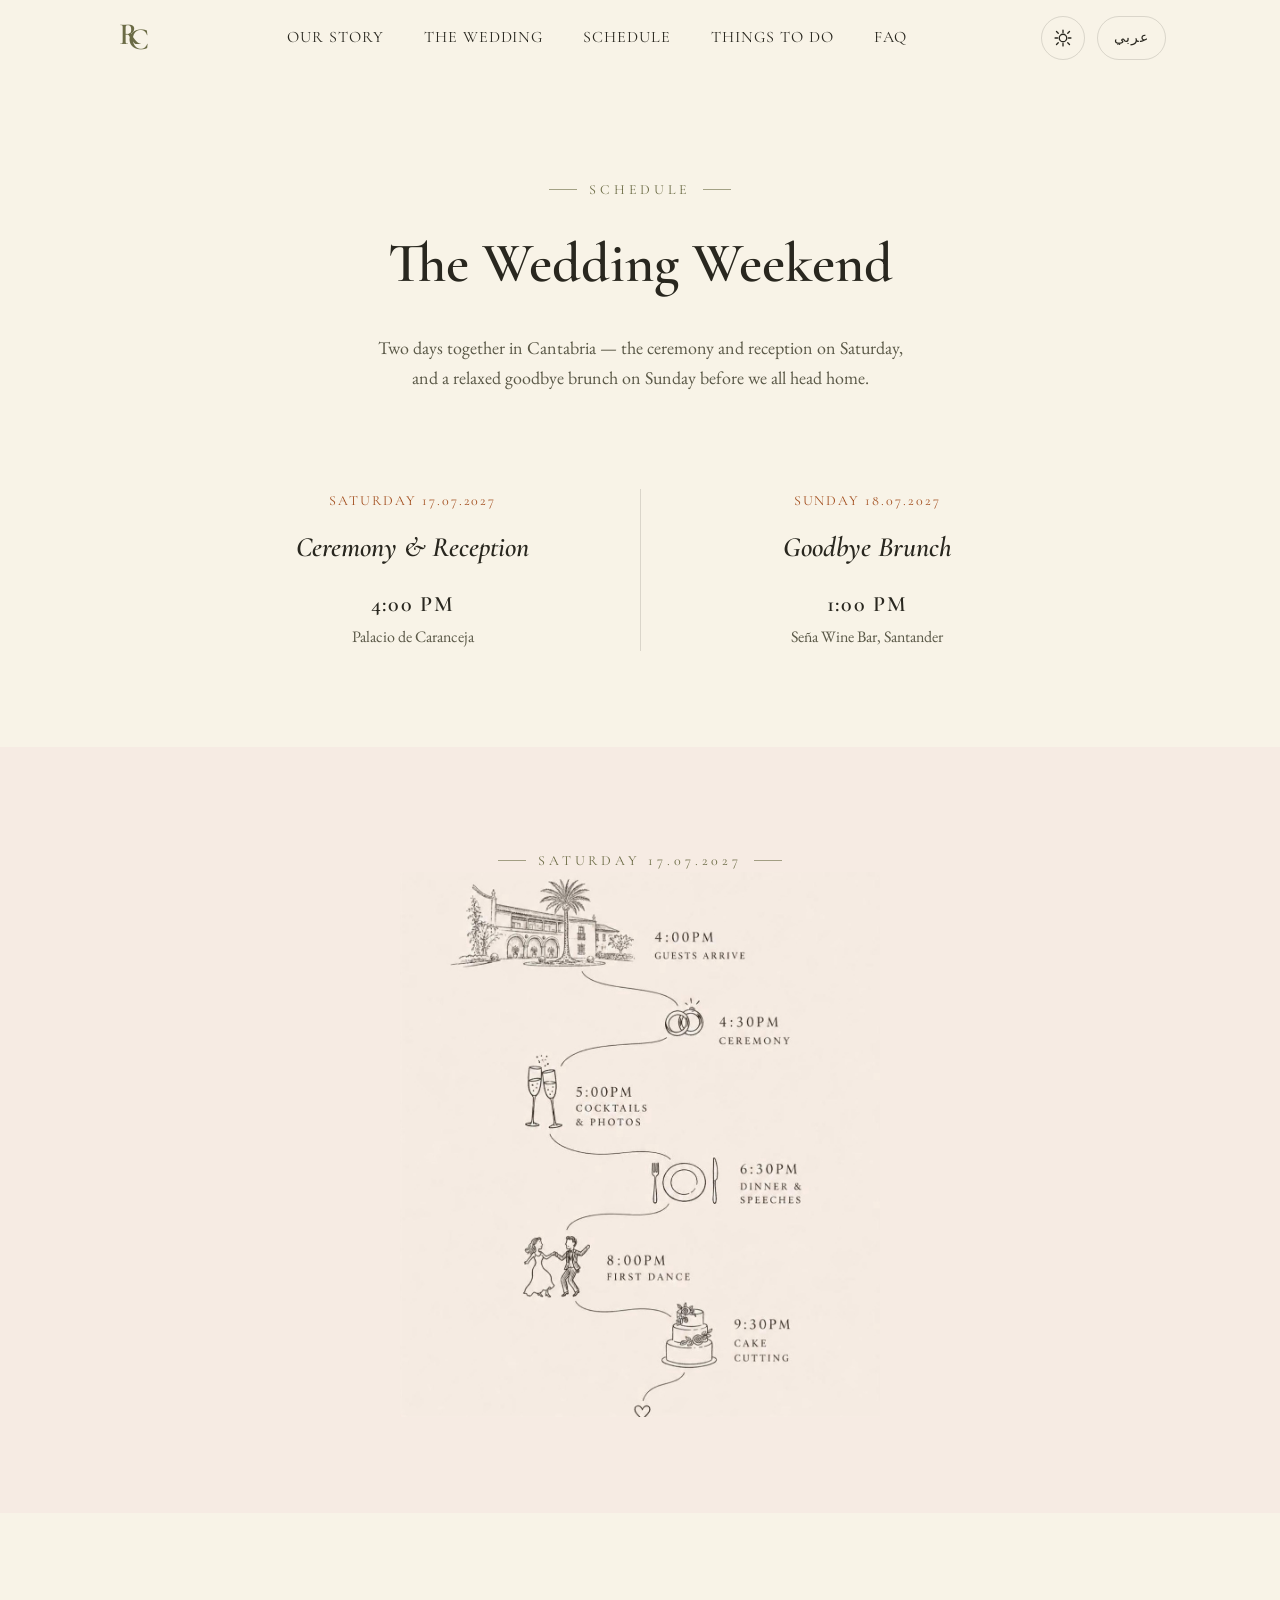
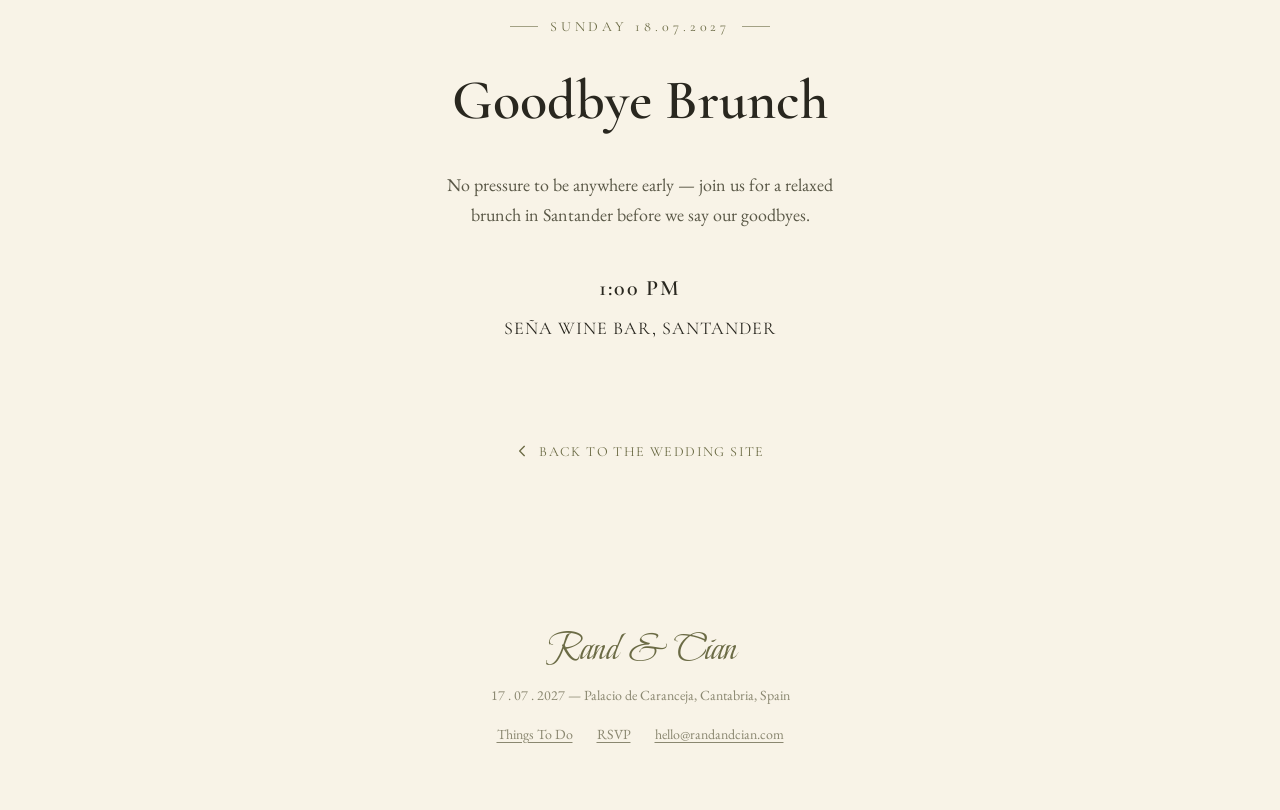
<file: schedule.html>
<!DOCTYPE html>
<html lang="en" dir="ltr">
<head>
<meta charset="UTF-8">
<meta name="viewport" content="width=device-width, initial-scale=1">
<title>Schedule — Rand &amp; Cian</title>
<meta name="description" content="The full wedding weekend schedule for Rand and Cian's wedding — ceremony and reception on Saturday 17 July 2027, and a goodbye brunch on Sunday 18 July 2027.">
<link rel="preconnect" href="https://fonts.googleapis.com">
<link rel="preconnect" href="https://fonts.gstatic.com" crossorigin>
<link href="https://fonts.googleapis.com/css2?family=Beau+Rivage&family=Cormorant+Garamond:wght@500;600;700&family=EB+Garamond:ital,wght@0,400;0,500;1,400&family=Amiri:wght@400;700&family=Tajawal:wght@400;500;700&display=swap" rel="stylesheet">
<link rel="stylesheet" href="css/style.css">
</head>
<body>
<a class="skip-link" href="#main">Skip to content</a>

<header class="site-header" id="siteHeader">
  <div class="container nav">
    <a href="index.html#home" class="nav__mark" aria-label="Rand &amp; Cian">
      <svg class="monogram" viewBox="0 0 70 60" aria-hidden="true">
        <text x="43" y="34">C</text>
        <text x="27" y="25">R</text>
      </svg>
    </a>
    <nav class="nav__links" aria-label="Primary">
      <a href="our-story.html" data-i18n="nav.story">Our Story</a>
      <a href="index.html#details" data-i18n="nav.wedding">The Wedding</a>
      <a href="schedule.html" data-i18n="nav.schedule">Schedule</a>
      <a href="things-to-do.html" data-i18n="nav.things">Things To Do</a>
      <a href="index.html#faq" data-i18n="nav.faq">FAQ</a>
    </nav>
    <div class="nav__controls">
      <button class="icon-btn" id="themeToggle" type="button" aria-label="Toggle dark mode">
        <svg class="icon-sun" viewBox="0 0 24 24" fill="none" stroke="currentColor" stroke-width="1.6"><circle cx="12" cy="12" r="4.5"/><path d="M12 2.5v3M12 18.5v3M4.2 4.2l2.1 2.1M17.7 17.7l2.1 2.1M2.5 12h3M18.5 12h3M4.2 19.8l2.1-2.1M17.7 6.3l2.1-2.1" stroke-linecap="round"/></svg>
        <svg class="icon-moon" viewBox="0 0 24 24" fill="none" stroke="currentColor" stroke-width="1.6"><path d="M20 14.2A8 8 0 1 1 9.8 4a6.3 6.3 0 0 0 10.2 10.2Z" stroke-linejoin="round"/></svg>
      </button>
      <button class="lang-btn" id="langToggle" type="button" aria-label="Switch language">عربي</button>
      <button class="nav__burger" id="burger" type="button" aria-label="Open menu" aria-expanded="false" aria-controls="mobileMenu">
        <span></span>
      </button>
    </div>
  </div>
</header>

<div class="mobile-menu" id="mobileMenu">
  <a href="our-story.html" data-i18n="nav.story">Our Story</a>
  <a href="index.html#details" data-i18n="nav.wedding">The Wedding</a>
  <a href="schedule.html" data-i18n="nav.schedule">Schedule</a>
  <a href="things-to-do.html" data-i18n="nav.things">Things To Do</a>
  <a href="index.html#faq" data-i18n="nav.faq">FAQ</a>
  <a href="rsvp.html" data-i18n="nav.rsvp">RSVP</a>
</div>

<main id="main">

  <!-- ============================= WEDDING WEEKEND OVERVIEW ============================= -->
  <section class="section" style="padding-top:calc(var(--nav-height) + var(--space-2xl));">
    <div class="container">
      <div class="section-head">
        <p class="eyebrow" data-i18n="schedule.eyebrow">Schedule</p>
        <h1 class="section-title" data-i18n="schedule.title">The Wedding Weekend</h1>
        <p class="section-lead" data-i18n="schedule.pageLead">Two days together in Cantabria — the ceremony and reception on Saturday, and a relaxed goodbye brunch on Sunday before we all head home.</p>
      </div>

      <div class="weekend-grid">
        <div class="weekend-day">
          <p class="weekend-day__date" data-i18n="weekend.sat.date">Saturday 17.07.2027</p>
          <h3 class="weekend-day__title" data-i18n="weekend.sat.title">Ceremony &amp; Reception</h3>
          <p class="weekend-day__time">4:00 PM</p>
          <p class="weekend-day__venue" data-i18n="details.venueName">Palacio de Caranceja</p>
        </div>
        <div class="weekend-divider" aria-hidden="true"></div>
        <div class="weekend-day">
          <p class="weekend-day__date" data-i18n="weekend.sun.date">Sunday 18.07.2027</p>
          <h3 class="weekend-day__title" data-i18n="weekend.sun.title">Goodbye Brunch</h3>
          <p class="weekend-day__time">1:00 PM</p>
          <p class="weekend-day__venue" data-i18n="weekend.sun.venue">Seña Wine Bar, Santander</p>
        </div>
      </div>
    </div>
  </section>

  <!-- ============================= SATURDAY — THE PLAN ============================= -->
  <section class="schedule section schedule--plan">
    <div class="container" style="text-align:center;">
      <p class="eyebrow" data-i18n="weekend.sat.date">Saturday 17.07.2027</p>
      <h2 class="sr-only">The Plan — Saturday 17 July 2027: 4:00pm guests arrive, 4:30pm ceremony, 5:00pm cocktails &amp; photos, 6:30pm dinner &amp; speeches, 8:00pm first dance, 9:30pm cake cutting</h2>
      <img class="schedule-plan-image" src="assets/images/schedule-the-plan.jpg" alt="The Plan. R and C. 17.07.2027. 4:00pm Guests Arrive. 4:30pm Ceremony. 5:00pm Cocktails &amp; Photos. 6:30pm Dinner &amp; Speeches. 8:00pm First Dance. 9:30pm Cake Cutting.">
    </div>
  </section>

  <!-- ============================= SUNDAY — GOODBYE BRUNCH ============================= -->
  <section class="section">
    <div class="container" style="text-align:center; max-width:560px; margin-inline:auto;">
      <p class="eyebrow" data-i18n="weekend.sun.date">Sunday 18.07.2027</p>
      <h2 class="section-title" data-i18n="weekend.sun.title">Goodbye Brunch</h2>
      <p class="section-lead" data-i18n="weekend.sun.copy">No pressure to be anywhere early — join us for a relaxed brunch in Santander before we say our goodbyes.</p>
      <p style="font-family:var(--font-heading); font-weight:600; letter-spacing:0.08em; font-size:var(--fs-lg); margin-top:var(--space-lg); color:var(--color-ink);">1:00 PM</p>
      <p style="font-family:var(--font-heading); letter-spacing:0.06em; text-transform:uppercase; font-size:var(--fs-md); margin-top:var(--space-2xs);" data-i18n="weekend.sun.venue">Seña Wine Bar, Santander</p>
    </div>
  </section>

  <div style="text-align:center; margin:0 0 var(--space-2xl);">
    <a class="back-link" href="index.html">
      <svg viewBox="0 0 24 24" width="16" height="16" fill="none" stroke="currentColor" stroke-width="2"><path d="M14 5l-7 7 7 7" stroke-linecap="round" stroke-linejoin="round"/></svg>
      <span data-i18n="things.back">Back to the wedding site</span>
    </a>
  </div>

</main>

<footer class="site-footer">
  <p class="script" data-i18n="brand.names">Rand &amp; Cian</p>
  <p>17 . 07 . 2027 &mdash; <span data-i18n="details.venueName">Palacio de Caranceja</span>, <span data-i18n="details.venueLoc">Cantabria, Spain</span></p>
  <div class="site-footer__links">
    <a href="things-to-do.html" data-i18n="nav.things">Things To Do</a>
    <a href="rsvp.html" data-i18n="nav.rsvp">RSVP</a>
    <a href="mailto:hello@randandcian.com">hello@randandcian.com</a>
  </div>
</footer>

<script src="js/i18n.js"></script>
<script src="js/main.js"></script>
</body>
</html>
</file>
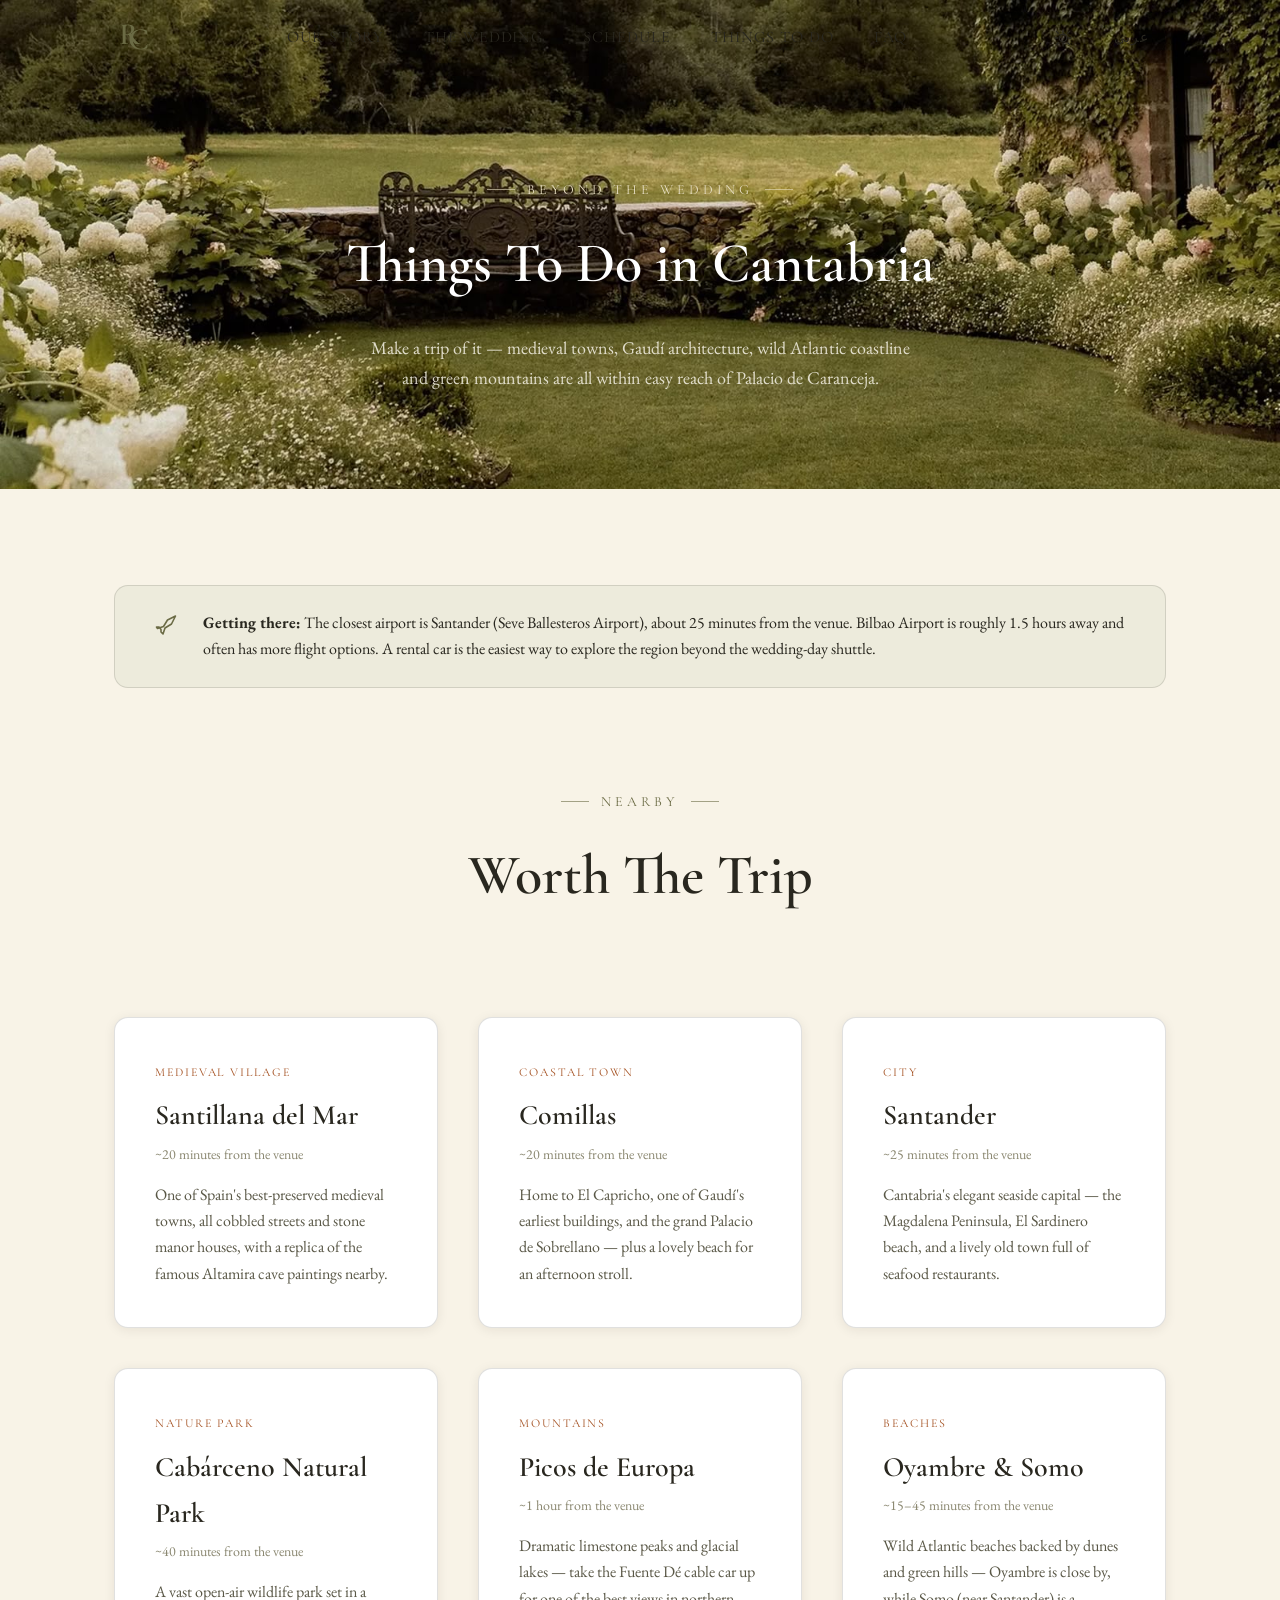
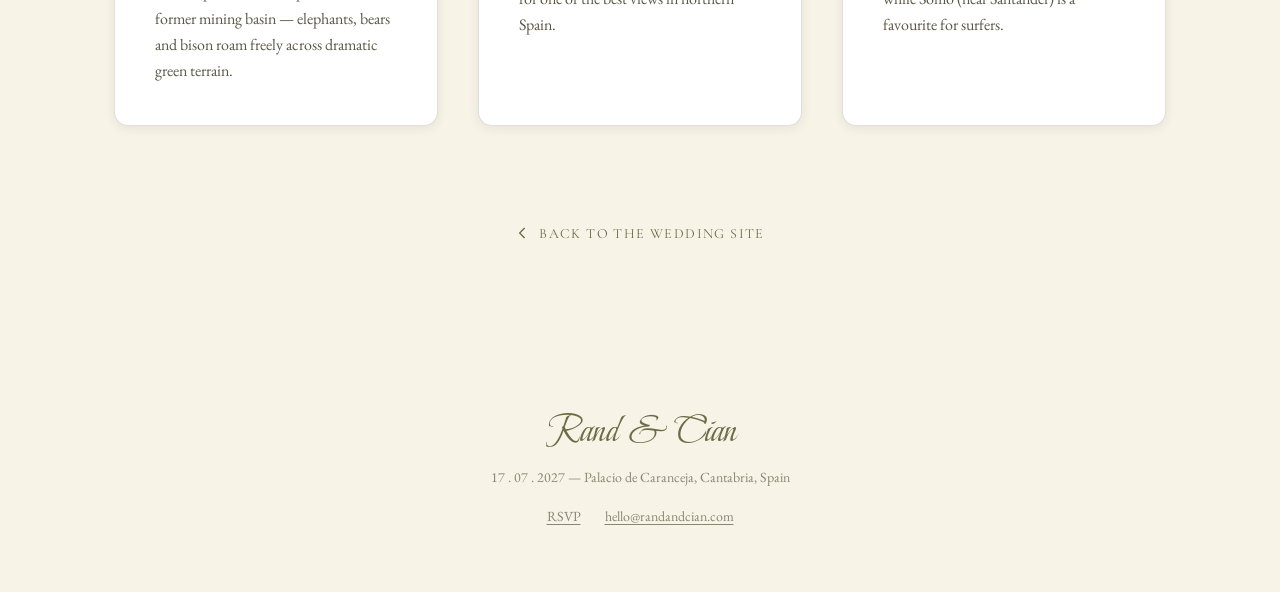
<file: things-to-do.html>
<!DOCTYPE html>
<html lang="en" dir="ltr">
<head>
<meta charset="UTF-8">
<meta name="viewport" content="width=device-width, initial-scale=1">
<title>Things To Do in Cantabria — Rand &amp; Cian</title>
<meta name="description" content="Things to do in Cantabria, Spain around Rand & Cian's wedding at Palacio de Caranceja — Santillana del Mar, Comillas, Santander, Cabárceno, Picos de Europa and more.">
<link rel="preconnect" href="https://fonts.googleapis.com">
<link rel="preconnect" href="https://fonts.gstatic.com" crossorigin>
<link href="https://fonts.googleapis.com/css2?family=Beau+Rivage&family=Cormorant+Garamond:wght@500;600;700&family=EB+Garamond:ital,wght@0,400;0,500;1,400&family=Amiri:wght@400;700&family=Tajawal:wght@400;500;700&display=swap" rel="stylesheet">
<link rel="stylesheet" href="css/style.css">
</head>
<body>
<a class="skip-link" href="#main">Skip to content</a>

<header class="site-header" id="siteHeader">
  <div class="container nav">
    <a href="index.html#home" class="nav__mark" aria-label="Rand &amp; Cian">
      <svg class="monogram" viewBox="0 0 70 60" aria-hidden="true">
        <text x="43" y="34">C</text>
        <text x="27" y="25">R</text>
      </svg>
    </a>
    <nav class="nav__links" aria-label="Primary">
      <a href="our-story.html" data-i18n="nav.story">Our Story</a>
      <a href="index.html#details" data-i18n="nav.wedding">The Wedding</a>
      <a href="schedule.html" data-i18n="nav.schedule">Schedule</a>
      <a href="things-to-do.html" data-i18n="nav.things">Things To Do</a>
      <a href="index.html#faq" data-i18n="nav.faq">FAQ</a>
    </nav>
    <div class="nav__controls">
      <button class="icon-btn" id="themeToggle" type="button" aria-label="Toggle dark mode">
        <svg class="icon-sun" viewBox="0 0 24 24" fill="none" stroke="currentColor" stroke-width="1.6"><circle cx="12" cy="12" r="4.5"/><path d="M12 2.5v3M12 18.5v3M4.2 4.2l2.1 2.1M17.7 17.7l2.1 2.1M2.5 12h3M18.5 12h3M4.2 19.8l2.1-2.1M17.7 6.3l2.1-2.1" stroke-linecap="round"/></svg>
        <svg class="icon-moon" viewBox="0 0 24 24" fill="none" stroke="currentColor" stroke-width="1.6"><path d="M20 14.2A8 8 0 1 1 9.8 4a6.3 6.3 0 0 0 10.2 10.2Z" stroke-linejoin="round"/></svg>
      </button>
      <button class="lang-btn" id="langToggle" type="button" aria-label="Switch language">عربي</button>
      <button class="nav__burger" id="burger" type="button" aria-label="Open menu" aria-expanded="false" aria-controls="mobileMenu">
        <span></span>
      </button>
    </div>
  </div>
</header>

<div class="mobile-menu" id="mobileMenu">
  <a href="our-story.html" data-i18n="nav.story">Our Story</a>
  <a href="index.html#details" data-i18n="nav.wedding">The Wedding</a>
  <a href="schedule.html" data-i18n="nav.schedule">Schedule</a>
  <a href="things-to-do.html" data-i18n="nav.things">Things To Do</a>
  <a href="index.html#faq" data-i18n="nav.faq">FAQ</a>
  <a href="rsvp.html" data-i18n="nav.rsvp">RSVP</a>
</div>

<main id="main">
  <section class="page-hero">
    <img src="assets/images/venue-garden.jpg" alt="Green Cantabrian countryside near the venue">
    <div class="page-hero__body">
      <div class="container">
        <p class="eyebrow" data-i18n="things.eyebrow">Beyond The Wedding</p>
        <h1 data-i18n="things.title">Things To Do in Cantabria</h1>
        <p class="section-lead" style="color:rgba(247,243,231,0.85); margin-inline:auto;" data-i18n="things.lead">Make a trip of it — medieval towns, Gaudí architecture, wild Atlantic coastline and green mountains are all within easy reach of Palacio de Caranceja.</p>
      </div>
    </div>
  </section>

  <section class="section">
    <div class="container">
      <div class="info-banner">
        <svg viewBox="0 0 24 24" fill="none" stroke="currentColor" stroke-width="1.6"><path d="M2.5 16.5l6-2 4-6.5 8-4-4 8-6.5 4-2 6-2-2 0-2.5-2-2.5-2.5 0Z" stroke-linejoin="round"/></svg>
        <p><strong data-i18n="things.gettingThereTitle">Getting there:</strong> <span data-i18n="things.gettingThereCopy">The closest airport is Santander (Seve Ballesteros Airport), about 25 minutes from the venue. Bilbao Airport is roughly 1.5 hours away and often has more flight options. A rental car is the easiest way to explore the region beyond the wedding-day shuttle.</span></p>
      </div>

      <div class="section-head" style="margin-top:var(--space-2xl)">
        <p class="eyebrow" data-i18n="things.gridEyebrow">Nearby</p>
        <h2 class="section-title" data-i18n="things.gridTitle">Worth The Trip</h2>
      </div>

      <div class="attraction-grid">
        <div class="attraction-card">
          <span class="attraction-card__tag" data-i18n="things.c1.tag">Medieval Village</span>
          <h3 class="attraction-card__title" data-i18n="things.c1.title">Santillana del Mar</h3>
          <p class="attraction-card__dist" data-i18n="things.c1.dist">~20 minutes from the venue</p>
          <p class="attraction-card__copy" data-i18n="things.c1.copy">One of Spain's best-preserved medieval towns, all cobbled streets and stone manor houses, with a replica of the famous Altamira cave paintings nearby.</p>
        </div>
        <div class="attraction-card">
          <span class="attraction-card__tag" data-i18n="things.c2.tag">Coastal Town</span>
          <h3 class="attraction-card__title" data-i18n="things.c2.title">Comillas</h3>
          <p class="attraction-card__dist" data-i18n="things.c2.dist">~20 minutes from the venue</p>
          <p class="attraction-card__copy" data-i18n="things.c2.copy">Home to El Capricho, one of Gaudí's earliest buildings, and the grand Palacio de Sobrellano — plus a lovely beach for an afternoon stroll.</p>
        </div>
        <div class="attraction-card">
          <span class="attraction-card__tag" data-i18n="things.c3.tag">City</span>
          <h3 class="attraction-card__title" data-i18n="things.c3.title">Santander</h3>
          <p class="attraction-card__dist" data-i18n="things.c3.dist">~25 minutes from the venue</p>
          <p class="attraction-card__copy" data-i18n="things.c3.copy">Cantabria's elegant seaside capital — the Magdalena Peninsula, El Sardinero beach, and a lively old town full of seafood restaurants.</p>
        </div>
        <div class="attraction-card">
          <span class="attraction-card__tag" data-i18n="things.c4.tag">Nature Park</span>
          <h3 class="attraction-card__title" data-i18n="things.c4.title">Cabárceno Natural Park</h3>
          <p class="attraction-card__dist" data-i18n="things.c4.dist">~40 minutes from the venue</p>
          <p class="attraction-card__copy" data-i18n="things.c4.copy">A vast open-air wildlife park set in a former mining basin — elephants, bears and bison roam freely across dramatic green terrain.</p>
        </div>
        <div class="attraction-card">
          <span class="attraction-card__tag" data-i18n="things.c5.tag">Mountains</span>
          <h3 class="attraction-card__title" data-i18n="things.c5.title">Picos de Europa</h3>
          <p class="attraction-card__dist" data-i18n="things.c5.dist">~1 hour from the venue</p>
          <p class="attraction-card__copy" data-i18n="things.c5.copy">Dramatic limestone peaks and glacial lakes — take the Fuente Dé cable car up for one of the best views in northern Spain.</p>
        </div>
        <div class="attraction-card">
          <span class="attraction-card__tag" data-i18n="things.c6.tag">Beaches</span>
          <h3 class="attraction-card__title" data-i18n="things.c6.title">Oyambre &amp; Somo</h3>
          <p class="attraction-card__dist" data-i18n="things.c6.dist">~15–45 minutes from the venue</p>
          <p class="attraction-card__copy" data-i18n="things.c6.copy">Wild Atlantic beaches backed by dunes and green hills — Oyambre is close by, while Somo (near Santander) is a favourite for surfers.</p>
        </div>
      </div>

      <div style="text-align:center; margin-top:var(--space-2xl)">
        <a class="back-link" href="index.html">
          <svg viewBox="0 0 24 24" width="16" height="16" fill="none" stroke="currentColor" stroke-width="2"><path d="M14 5l-7 7 7 7" stroke-linecap="round" stroke-linejoin="round"/></svg>
          <span data-i18n="things.back">Back to the wedding site</span>
        </a>
      </div>
    </div>
  </section>
</main>

<footer class="site-footer">
  <p class="script" data-i18n="brand.names">Rand &amp; Cian</p>
  <p>17 . 07 . 2027 &mdash; <span data-i18n="details.venueName">Palacio de Caranceja</span>, <span data-i18n="details.venueLoc">Cantabria, Spain</span></p>
  <div class="site-footer__links">
    <a href="rsvp.html" data-i18n="nav.rsvp">RSVP</a>
    <a href="mailto:hello@randandcian.com">hello@randandcian.com</a>
  </div>
</footer>

<script src="js/i18n.js"></script>
<script src="js/main.js"></script>
</body>
</html>
</file>
<file: css/style.css>
/* ==========================================================================
   Rand & Cian — Wedding Site
   Design tokens derived from the stationery suite: sage/olive green,
   ivory cardstock, terracotta roof tiles + wax seal, botanical (olive) motifs.
   ========================================================================== */

:root {
  /* Color — light (default). Sampled directly from the stationery suite
     (envelope/RSVP olive, wax seal terracotta, cardstock cream). */
  --color-bg: #F8F3E7;
  --color-bg-alt: #F1E9DA;
  --color-surface: #FFFFFF;
  --color-ink: #29271F;
  --color-ink-soft: #5A5847;
  --color-ink-faint: #8A8770;
  --color-sage: #6B6B45;
  --color-sage-deep: #3A3F22;
  --color-sage-pale: #E4E1C7;
  --color-sage-pale-alt: #EDEBDC;
  --color-terracotta: #A34F1F;
  --color-terracotta-deep: #7A3814;
  --color-blush: #F6EEE6;
  --color-border: rgba(41, 39, 31, 0.14);
  --color-shadow: 32, 26, 14;

  /* Typography */
  --font-display: 'Beau Rivage', 'Brush Script MT', cursive;
  --font-heading: 'Cormorant Garamond', 'Times New Roman', serif;
  --font-body: 'EB Garamond', Georgia, serif;
  --font-display-ar: 'Amiri', serif;
  --font-body-ar: 'Tajawal', sans-serif;

  --fs-2xs: 0.75rem;
  --fs-xs: 0.875rem;
  --fs-sm: 1rem;
  --fs-md: 1.125rem;
  --fs-lg: 1.375rem;
  --fs-xl: 1.75rem;
  --fs-2xl: 2.5rem;
  --fs-3xl: 3.5rem;
  --fs-4xl: 5rem;
  --fs-5xl: 7rem;

  /* Spacing (8pt-based, spacious/editorial) */
  --space-3xs: 0.25rem;
  --space-2xs: 0.5rem;
  --space-xs: 0.75rem;
  --space-sm: 1rem;
  --space-md: 1.5rem;
  --space-lg: 2.5rem;
  --space-xl: 4rem;
  --space-2xl: 6rem;
  --space-3xl: 9rem;

  /* Misc */
  --radius-sm: 6px;
  --radius-md: 14px;
  --radius-lg: 28px;
  --radius-full: 999px;
  --shadow-sm: 0 2px 12px rgba(var(--color-shadow), 0.08);
  --shadow-md: 0 12px 40px rgba(var(--color-shadow), 0.14);
  --shadow-lg: 0 24px 70px rgba(var(--color-shadow), 0.20);
  --ease-out: cubic-bezier(0.16, 1, 0.3, 1);
  --dur-fast: 200ms;
  --dur-base: 350ms;
  --dur-slow: 700ms;
  --nav-height: 76px;
  --container-w: 1180px;
}

:root[data-theme="dark"] {
  --color-bg: #1B1B15;
  --color-bg-alt: #232219;
  --color-surface: #26251C;
  --color-ink: #EEEADC;
  --color-ink-soft: #C2BEA9;
  --color-ink-faint: #8C8973;
  --color-sage: #ABAB7E;
  --color-sage-deep: #C9C99C;
  --color-sage-pale: #34331F;
  --color-sage-pale-alt: #2B2A1D;
  --color-terracotta: #D68A50;
  --color-terracotta-deep: #E89C68;
  --color-blush: #26221D;
  --color-border: rgba(238, 234, 220, 0.14);
  --color-shadow: 0, 0, 0;
}

@media (prefers-color-scheme: dark) {
  :root:not([data-theme="light"]) {
    --color-bg: #1B1B15;
    --color-bg-alt: #232219;
    --color-surface: #26251C;
    --color-ink: #EEEADC;
    --color-ink-soft: #C2BEA9;
    --color-ink-faint: #8C8973;
    --color-sage: #ABAB7E;
    --color-sage-deep: #C9C99C;
    --color-sage-pale: #34331F;
    --color-sage-pale-alt: #2B2A1D;
    --color-terracotta: #D68A50;
    --color-terracotta-deep: #E89C68;
    --color-blush: #26221D;
    --color-border: rgba(238, 234, 220, 0.14);
    --color-shadow: 0, 0, 0;
  }
}

/* ==========================================================================
   Reset
   ========================================================================== */

*, *::before, *::after { box-sizing: border-box; }
html { scroll-behavior: smooth; }
@media (prefers-reduced-motion: reduce) {
  html { scroll-behavior: auto; }
  *, *::before, *::after {
    animation-duration: 0.001ms !important;
    animation-iteration-count: 1 !important;
    transition-duration: 0.001ms !important;
    scroll-behavior: auto !important;
  }
}

body {
  position: relative;
  margin: 0;
  min-height: 100dvh;
  background: var(--color-bg);
  color: var(--color-ink);
  font-family: var(--font-body);
  font-size: var(--fs-sm);
  line-height: 1.65;
  -webkit-font-smoothing: antialiased;
  transition: background var(--dur-base) var(--ease-out), color var(--dur-base) var(--ease-out);
  overflow-x: hidden;
}

img { max-width: 100%; display: block; }
a { color: inherit; }
button { font: inherit; color: inherit; }
h1, h2, h3, h4 { margin: 0; font-family: var(--font-heading); font-weight: 600; }
p { margin: 0; }
ul { margin: 0; padding: 0; list-style: none; }

/* RTL: Arabic pairing + logical properties */
:root[dir="rtl"] {
  --font-display: var(--font-display-ar);
  --font-heading: var(--font-display-ar);
  --font-body: var(--font-body-ar);
}
:root[dir="rtl"] body { line-height: 1.9; }
:root[dir="rtl"] .script { font-style: normal; }

.container {
  width: 100%;
  max-width: var(--container-w);
  margin-inline: auto;
  padding-inline: var(--space-md);
}

@media (min-width: 768px) {
  .container { padding-inline: var(--space-xl); }
}

.section {
  padding-block: var(--space-2xl);
}

.section--tight { padding-block: var(--space-xl); }

.section--alt {
  background: var(--color-bg-alt);
}

.eyebrow {
  display: inline-flex;
  align-items: center;
  gap: var(--space-xs);
  font-family: var(--font-heading);
  font-size: var(--fs-xs);
  letter-spacing: 0.28em;
  text-transform: uppercase;
  color: var(--color-sage);
}
:root[dir="rtl"] .eyebrow { letter-spacing: 0.02em; }

.eyebrow::before, .eyebrow::after {
  content: "";
  width: 28px;
  height: 1px;
  background: currentColor;
  opacity: 0.6;
}

.section-title {
  font-size: var(--fs-3xl);
  margin-top: var(--space-sm);
  color: var(--color-ink);
}

.section-lead {
  max-width: 60ch;
  color: var(--color-ink-soft);
  font-size: var(--fs-md);
  margin-top: var(--space-md);
}

.section-head {
  text-align: center;
  max-width: 700px;
  margin-inline: auto;
  margin-bottom: var(--space-2xl);
}
.section-divider {
  display: flex;
  justify-content: center;
  margin-top: var(--space-sm);
}
.section-divider img { width: 100px; height: auto; }
.section-head .section-lead { margin-inline: auto; }

.script {
  font-family: var(--font-display);
  font-weight: 400;
  color: var(--color-sage);
  line-height: 1;
}

.btn {
  display: inline-flex;
  align-items: center;
  gap: var(--space-2xs);
  padding: 0.9em 2em;
  border-radius: var(--radius-full);
  border: 1px solid transparent;
  font-family: var(--font-heading);
  font-size: var(--fs-sm);
  letter-spacing: 0.08em;
  text-transform: uppercase;
  text-decoration: none;
  cursor: pointer;
  transition: transform var(--dur-fast) var(--ease-out), box-shadow var(--dur-fast) var(--ease-out), background var(--dur-fast) var(--ease-out), color var(--dur-fast) var(--ease-out);
  min-height: 44px;
}
.btn:active { transform: scale(0.97); }
.btn:focus-visible { outline: 3px solid var(--color-terracotta); outline-offset: 3px; }

.btn--primary {
  background: var(--color-sage);
  color: var(--color-bg);
  box-shadow: var(--shadow-sm);
}
.btn--primary:hover { background: var(--color-sage-deep); box-shadow: var(--shadow-md); }

.btn--outline {
  background: transparent;
  border-color: currentColor;
  color: var(--color-ink);
}
.btn--outline:hover { background: var(--color-ink); color: var(--color-bg); }

.btn--terracotta {
  background: var(--color-terracotta);
  color: #FFF9F0;
  box-shadow: var(--shadow-sm);
}
.btn--terracotta:hover { background: var(--color-terracotta-deep); box-shadow: var(--shadow-md); }

.divider {
  width: 48px;
  height: 2px;
  background: var(--color-terracotta);
  border-radius: var(--radius-full);
  margin-block: var(--space-md);
}
.divider--center { margin-inline: auto; }

/* Skip link */
.skip-link {
  position: fixed;
  top: -100px;
  inset-inline-start: var(--space-sm);
  z-index: 1000;
  background: var(--color-ink);
  color: var(--color-bg);
  padding: var(--space-xs) var(--space-md);
  border-radius: var(--radius-sm);
  transition: top var(--dur-fast) var(--ease-out);
}
.skip-link:focus { top: var(--space-sm); }

.sr-only {
  position: absolute;
  width: 1px;
  height: 1px;
  padding: 0;
  margin: -1px;
  overflow: hidden;
  clip: rect(0, 0, 0, 0);
  white-space: nowrap;
  border: 0;
}

/* ==========================================================================
   Preloader
   ========================================================================== */

.preloader {
  position: fixed;
  inset: 0;
  z-index: 2000;
  display: flex;
  flex-direction: column;
  align-items: center;
  justify-content: center;
  gap: var(--space-md);
  background: var(--color-bg);
  transition: opacity var(--dur-slow) var(--ease-out), visibility var(--dur-slow) var(--ease-out);
}
.preloader[hidden] { opacity: 0; visibility: hidden; display: flex; }
.preloader__mark {
  color: var(--color-sage);
  opacity: 0;
  animation: preloader-fade 1.6s var(--ease-out) forwards;
}
.preloader__mark .monogram { width: 92px; height: auto; }
.preloader__bar {
  width: 160px;
  height: 2px;
  background: var(--color-sage-pale);
  border-radius: var(--radius-full);
  overflow: hidden;
}
.preloader__bar::after {
  content: "";
  display: block;
  height: 100%;
  width: 40%;
  background: var(--color-terracotta);
  animation: preloader-slide 1.4s ease-in-out infinite;
}
@keyframes preloader-fade { to { opacity: 1; } }
@keyframes preloader-slide {
  0% { transform: translateX(-120%); }
  100% { transform: translateX(360%); }
}

/* ==========================================================================
   Header / Nav
   ========================================================================== */

.site-header {
  position: fixed;
  inset-inline: 0;
  top: 0;
  z-index: 500;
  height: var(--nav-height);
  display: flex;
  align-items: center;
  background: transparent;
  transition: background var(--dur-base) var(--ease-out), box-shadow var(--dur-base) var(--ease-out), border-color var(--dur-base) var(--ease-out);
  border-bottom: 1px solid transparent;
}
.site-header.is-scrolled {
  background: rgba(250, 246, 236, 0.97);
  -webkit-backdrop-filter: blur(10px);
  backdrop-filter: blur(10px);
  border-color: var(--color-border);
  box-shadow: var(--shadow-sm);
}
:root[data-theme="dark"] .site-header.is-scrolled { background: rgba(27, 28, 21, 0.95); }
@media (prefers-color-scheme: dark) {
  :root:not([data-theme="light"]) .site-header.is-scrolled { background: rgba(27, 28, 21, 0.95); }
}

.nav {
  width: 100%;
  display: flex;
  align-items: center;
  justify-content: space-between;
  gap: var(--space-md);
}

.nav__mark {
  display: inline-flex;
  align-items: center;
  color: var(--color-sage);
  text-decoration: none;
  white-space: nowrap;
}
.nav__mark .monogram { width: 40px; height: auto; }

.monogram text {
  font-family: var(--font-heading);
  font-weight: 600;
  font-size: 54px;
  fill: currentColor;
  text-anchor: middle;
  dominant-baseline: central;
}

.nav__links {
  display: none;
  align-items: center;
  gap: var(--space-lg);
  font-family: var(--font-heading);
  font-size: var(--fs-sm);
  letter-spacing: 0.06em;
  text-transform: uppercase;
}
.nav__links a {
  text-decoration: none;
  position: relative;
  padding-block: var(--space-3xs);
}
.nav__links a::after {
  content: "";
  position: absolute;
  inset-inline-start: 0;
  bottom: -2px;
  width: 100%;
  height: 1px;
  background: var(--color-terracotta);
  transform: scaleX(0);
  transform-origin: right;
  transition: transform var(--dur-base) var(--ease-out);
}
:root[dir="rtl"] .nav__links a::after { transform-origin: left; }
.nav__links a:hover::after, .nav__links a:focus-visible::after { transform: scaleX(1); }

@media (min-width: 980px) {
  .nav__links { display: flex; }
}

.nav__controls {
  display: flex;
  align-items: center;
  gap: var(--space-xs);
}

.icon-btn {
  display: inline-flex;
  align-items: center;
  justify-content: center;
  width: 44px;
  height: 44px;
  border-radius: var(--radius-full);
  border: 1px solid var(--color-border);
  background: transparent;
  cursor: pointer;
  transition: background var(--dur-fast) var(--ease-out), transform var(--dur-fast) var(--ease-out);
}
.icon-btn:hover { background: var(--color-sage-pale-alt); }
.icon-btn:active { transform: scale(0.94); }
.icon-btn svg { width: 20px; height: 20px; }
.icon-btn .icon-moon { display: none; }
:root[data-theme="dark"] .icon-btn .icon-sun { display: none; }
:root[data-theme="dark"] .icon-btn .icon-moon { display: block; }

.lang-btn {
  font-family: var(--font-heading);
  font-size: var(--fs-xs);
  letter-spacing: 0.06em;
  border: 1px solid var(--color-border);
  border-radius: var(--radius-full);
  padding: 0 var(--space-sm);
  height: 44px;
  background: transparent;
  cursor: pointer;
}
.lang-btn:hover { background: var(--color-sage-pale-alt); }

.nav__burger {
  display: inline-flex;
  width: 44px;
  height: 44px;
  align-items: center;
  justify-content: center;
  background: transparent;
  border: 1px solid var(--color-border);
  border-radius: var(--radius-full);
  cursor: pointer;
}
@media (min-width: 980px) { .nav__burger { display: none; } }
.nav__burger span { position: relative; width: 18px; height: 1px; background: currentColor; }
.nav__burger span::before, .nav__burger span::after {
  content: ""; position: absolute; width: 18px; height: 1px; background: currentColor; transition: transform var(--dur-fast);
}
.nav__burger span::before { top: -6px; }
.nav__burger span::after { top: 6px; }

.mobile-menu {
  position: fixed;
  inset: var(--nav-height) 0 0 0;
  z-index: 490;
  background: var(--color-bg);
  padding: var(--space-xl) var(--space-md);
  display: flex;
  flex-direction: column;
  gap: var(--space-lg);
  font-family: var(--font-heading);
  font-size: var(--fs-xl);
  transform: translateY(-8px);
  opacity: 0;
  pointer-events: none;
  transition: opacity var(--dur-base) var(--ease-out), transform var(--dur-base) var(--ease-out);
}
.mobile-menu.is-open { opacity: 1; transform: translateY(0); pointer-events: auto; }
.mobile-menu a { text-decoration: none; }
@media (min-width: 980px) { .mobile-menu { display: none; } }

/* ==========================================================================
   Intro / Hero
   ========================================================================== */

.intro {
  position: relative;
  min-height: 100dvh;
  display: flex;
  flex-direction: column;
  align-items: center;
  justify-content: center;
  text-align: center;
  padding-block: calc(var(--nav-height) + var(--space-xl)) var(--space-3xl);
  /* Fixed cardstock tone, like real stationery — stays the same regardless of site theme. */
  background: #EFE5DA;
}

/* Botanical vine border — the real photographed vine cluster, tiled via
   repeat-y so it loops continuously as you scroll. Absolute (not fixed)
   against the position:relative body, so it spans the full document height
   rather than stopping after one screen. */
.page-frame {
  position: absolute;
  top: 0;
  bottom: 0;
  width: min(11vw, 148px);
  background-repeat: repeat-y;
  background-size: 100% auto;
  background-position: top center;
  pointer-events: none;
  z-index: 8;
}
/* Left and right crops are different native widths (186px vs 138px) for the
   same 445px-tall span of source photo, so sizing both to 100% container
   width scales their real-world content unevenly — the right side reads
   larger. Widen the left background-size by that same ratio (186/138) so
   the vine motif renders at matching scale on both sides. */
.page-frame--left { left: 0; background-image: url('../assets/images/vine-corner-left.png'); background-size: 135% auto; }
.page-frame--right { right: 0; background-image: url('../assets/images/vine-corner-right.png'); }

@media (max-width: 640px) {
  .page-frame { width: 52px; }
}

.intro__content {
  position: relative;
  z-index: 2;
  display: flex;
  flex-direction: column;
  align-items: center;
  padding-inline: var(--space-md);
  /* Fixed palette so hero text reads the same regardless of site theme, like printed stationery. */
  --intro-ink: #2E2A20;
  --intro-ink-soft: #5C5642;
  --intro-olive: #6B6B45;
}

.intro__illustration {
  width: min(62vw, 210px);
  height: auto;
  margin-bottom: var(--space-xs);
  opacity: 0;
  animation: rise-in var(--dur-slow) var(--ease-out) 0.1s forwards;
}

.intro__eyebrow {
  font-family: var(--font-heading);
  letter-spacing: 0.32em;
  text-transform: uppercase;
  font-size: var(--fs-xs);
  color: var(--intro-ink-soft);
  opacity: 0;
  animation: rise-in var(--dur-slow) var(--ease-out) 0.3s forwards;
}
:root[dir="rtl"] .intro__eyebrow { letter-spacing: 0.05em; }

.intro__names {
  font-family: var(--font-display);
  font-weight: 400;
  font-size: clamp(3rem, 10vw, 5.6rem);
  color: var(--intro-ink);
  margin-block: var(--space-2xs) 0;
  display: flex;
  align-items: center;
  gap: 0.15em;
  opacity: 0;
  animation: rise-in var(--dur-slow) var(--ease-out) 0.5s forwards;
}
.intro__names .amp { color: var(--intro-olive); }

.intro__divider {
  width: 150px;
  height: auto;
  margin-top: var(--space-sm);
  opacity: 0;
  animation: rise-in var(--dur-slow) var(--ease-out) 0.7s forwards;
}

.intro__tagline {
  font-family: var(--font-heading);
  letter-spacing: 0.16em;
  text-transform: uppercase;
  font-size: var(--fs-xs);
  color: var(--intro-ink-soft);
  margin-top: var(--space-sm);
  opacity: 0;
  animation: rise-in var(--dur-slow) var(--ease-out) 0.85s forwards;
}
:root[dir="rtl"] .intro__tagline { letter-spacing: 0.04em; }

.intro__date {
  margin-top: var(--space-lg);
  display: flex;
  align-items: center;
  justify-content: center;
  gap: var(--space-sm);
  font-family: var(--font-heading);
  font-weight: 600;
  letter-spacing: 0.14em;
  text-transform: uppercase;
  font-size: var(--fs-lg);
  color: var(--intro-ink);
  opacity: 0;
  animation: rise-in var(--dur-slow) var(--ease-out) 1s forwards;
}
.intro__date-sep { width: 1px; height: 0.9em; background: var(--intro-ink-soft); opacity: 0.4; }

.intro__pin {
  width: 20px;
  height: 20px;
  color: var(--intro-olive);
  margin-top: var(--space-md);
  opacity: 0;
  animation: rise-in var(--dur-slow) var(--ease-out) 1.1s forwards;
}

.intro__venue {
  font-family: var(--font-heading);
  font-weight: 600;
  letter-spacing: 0.1em;
  text-transform: uppercase;
  font-size: var(--fs-md);
  color: var(--intro-ink);
  margin-top: var(--space-2xs);
  opacity: 0;
  animation: rise-in var(--dur-slow) var(--ease-out) 1.15s forwards;
}
.intro__loc {
  font-family: var(--font-heading);
  letter-spacing: 0.16em;
  text-transform: uppercase;
  font-size: var(--fs-2xs);
  color: var(--intro-ink-soft);
  margin-top: 0.2em;
  opacity: 0;
  animation: rise-in var(--dur-slow) var(--ease-out) 1.2s forwards;
}

.intro__cta {
  margin-top: var(--space-xl);
  opacity: 0;
  animation: rise-in var(--dur-slow) var(--ease-out) 1.35s forwards;
}

.intro__scroll {
  position: absolute;
  bottom: var(--space-2xl);
  left: 50%;
  transform: translateX(-50%);
  display: flex;
  flex-direction: column;
  align-items: center;
  gap: var(--space-2xs);
  font-family: var(--font-heading);
  font-size: var(--fs-2xs);
  letter-spacing: 0.28em;
  text-transform: uppercase;
  color: var(--color-ink-faint);
  opacity: 0;
  animation: scroll-rise-in var(--dur-slow) var(--ease-out) 1.6s forwards;
}
@media (max-width: 640px) {
  .intro__scroll { bottom: var(--space-lg); }
}
.intro__scroll-line {
  width: 1px;
  height: 36px;
  background: linear-gradient(var(--color-ink-faint), transparent);
  animation: scroll-cue 1.8s ease-in-out infinite;
}

@keyframes rise-in {
  from { opacity: 0; transform: translateY(18px); }
  to { opacity: 1; transform: translateY(0); }
}
@keyframes scroll-rise-in {
  from { opacity: 0; transform: translate(-50%, 18px); }
  to { opacity: 1; transform: translate(-50%, 0); }
}
@keyframes scroll-cue {
  0%, 100% { transform: scaleY(1); opacity: 0.6; }
  50% { transform: scaleY(0.4); opacity: 1; }
}
@media (prefers-reduced-motion: reduce) {
  .intro__illustration, .intro__eyebrow, .intro__names, .intro__divider, .intro__tagline, .intro__date, .intro__pin, .intro__venue, .intro__loc, .intro__cta, .intro__scroll { opacity: 1; animation: none; }
}

/* ==========================================================================
   Journey (globe)
   ========================================================================== */

.journey {
  position: relative;
  background: var(--color-sage-deep);
  color: #F4F1E4;
  overflow: hidden;
}
:root[data-theme="dark"] .journey { background: #12140D; }

.journey .eyebrow, .journey .section-title { color: #F4F1E4; }
.journey .eyebrow { color: #C9D6A4; }
.journey .section-lead { color: rgba(244,241,228,0.72); }

.journey__layout {
  display: grid;
  gap: var(--space-xl);
  align-items: center;
}
@media (min-width: 980px) {
  .journey__layout { grid-template-columns: 1.05fr 0.95fr; gap: var(--space-2xl); }
}

.journey__globe-wrap {
  position: relative;
  aspect-ratio: 1 / 1;
  max-width: 560px;
  margin-inline: auto;
  width: 100%;
  touch-action: none;
  cursor: grab;
}
.journey__globe-wrap:active { cursor: grabbing; }
.journey__globe-wrap canvas { width: 100%; height: 100%; display: block; }

.journey__hint {
  position: absolute;
  bottom: -0.5rem;
  inset-inline-start: 50%;
  transform: translateX(-50%);
  font-family: var(--font-heading);
  font-size: var(--fs-2xs);
  letter-spacing: 0.24em;
  text-transform: uppercase;
  color: rgba(244,241,228,0.6);
  white-space: nowrap;
  display: flex;
  align-items: center;
  gap: var(--space-2xs);
}
.journey__hint.is-active-link {
  cursor: pointer;
  color: var(--color-terracotta);
}
.journey__hint.is-active-link:hover,
.journey__hint.is-active-link:focus-visible { color: #F4F1E4; }
:root[dir="rtl"] .journey__hint { letter-spacing: 0.04em; }

.journey__pin-list {
  display: flex;
  flex-wrap: wrap;
  gap: var(--space-2xs);
  margin-top: var(--space-lg);
  justify-content: center;
}
@media (min-width: 980px) { .journey__pin-list { justify-content: flex-start; } }

.journey__pin-btn {
  border: 1px solid rgba(244,241,228,0.3);
  background: rgba(244,241,228,0.06);
  color: #F4F1E4;
  border-radius: var(--radius-full);
  padding: 0.6em 1.2em;
  font-family: var(--font-heading);
  font-size: var(--fs-xs);
  letter-spacing: 0.08em;
  text-transform: uppercase;
  cursor: pointer;
  transition: background var(--dur-fast) var(--ease-out), border-color var(--dur-fast) var(--ease-out);
  min-height: 44px;
}
.journey__pin-btn:hover, .journey__pin-btn:focus-visible { border-color: var(--color-terracotta); }
.journey__pin-btn.is-active { background: var(--color-terracotta); border-color: var(--color-terracotta); }

.journey__card {
  background: rgba(244,241,228,0.08);
  border: 1px solid rgba(244,241,228,0.16);
  border-radius: var(--radius-lg);
  padding: var(--space-lg);
  backdrop-filter: blur(6px);
}

.journey__card-eyebrow {
  font-family: var(--font-heading);
  font-size: var(--fs-2xs);
  letter-spacing: 0.24em;
  text-transform: uppercase;
  color: var(--color-terracotta);
}
:root[dir="rtl"] .journey__card-eyebrow { letter-spacing: 0.04em; }

.journey__card-title {
  font-family: var(--font-heading);
  font-size: var(--fs-2xl);
  margin-top: var(--space-2xs);
}

.journey__card-copy {
  margin-top: var(--space-sm);
  color: rgba(244,241,228,0.82);
  font-size: var(--fs-md);
  max-width: 46ch;
}

/* ==========================================================================
   Story
   ========================================================================== */

.story__layout {
  display: grid;
  gap: var(--space-xl);
}
@media (min-width: 900px) {
  .story__layout { grid-template-columns: 1fr 1fr; align-items: center; gap: var(--space-2xl); }
}

.story__media {
  position: relative;
  border-radius: var(--radius-lg);
  overflow: hidden;
  box-shadow: var(--shadow-md);
  background: #FBF8F1;
  max-width: 420px;
  margin-inline: auto;
}
.story__media img { width: 100%; height: auto; display: block; }
@media (min-width: 900px) { .story__media { margin-inline: 0; } }

.story__copy p + p { margin-top: var(--space-md); }
.story__copy { color: var(--color-ink-soft); font-size: var(--fs-md); }

/* ==========================================================================
   Details / Countdown
   ========================================================================== */

.details__layout {
  display: grid;
  gap: var(--space-2xl);
}

.details__card {
  max-width: 640px;
  margin-inline: auto;
  width: 100%;
  background: var(--color-surface);
  border: 1px solid var(--color-border);
  border-radius: var(--radius-lg);
  overflow: hidden;
  box-shadow: var(--shadow-sm);
}
.details__card-media { aspect-ratio: 16 / 10; overflow: hidden; }
.details__card-media img { width: 100%; height: 100%; object-fit: cover; }
.details__card-body { padding: var(--space-lg); }

@media (min-width: 768px) {
  .details__card {
    max-width: 960px;
    display: flex;
    align-items: stretch;
  }
  .details__card-media { flex: 0 0 45%; aspect-ratio: auto; }
  .details__card-body {
    flex: 1;
    display: flex;
    flex-direction: column;
    justify-content: center;
    padding: var(--space-2xl);
  }
}
.details__venue-name { font-family: var(--font-heading); font-size: var(--fs-2xl); }
.details__venue-loc { color: var(--color-ink-soft); margin-top: var(--space-2xs); }
.details__meta-list { margin-top: var(--space-md); display: flex; flex-direction: column; gap: var(--space-sm); }
.details__meta-item { display: flex; gap: var(--space-sm); align-items: flex-start; }
.details__meta-item svg { flex-shrink: 0; width: 22px; height: 22px; color: var(--color-terracotta); margin-top: 2px; }
.details__meta-item strong { display: block; font-family: var(--font-heading); font-size: var(--fs-sm); letter-spacing: 0.04em; }
.details__meta-item span { color: var(--color-ink-soft); font-size: var(--fs-sm); }
.details__card-actions { margin-top: var(--space-lg); display: flex; flex-wrap: wrap; gap: var(--space-sm); }

.countdown-panel {
  position: relative;
  display: flex;
  flex-direction: column;
  justify-content: center;
  align-items: center;
  text-align: center;
  background: var(--color-sage-pale-alt);
  border: 1.5px solid var(--color-sage);
  border-radius: var(--radius-lg);
  padding: var(--space-2xl) var(--space-lg) var(--space-xl);
  max-width: 820px;
  margin-inline: auto;
}
.countdown-panel::before {
  content: "";
  position: absolute;
  inset: 7px;
  border: 1px solid var(--color-sage);
  opacity: 0.45;
  border-radius: calc(var(--radius-lg) - 7px);
  pointer-events: none;
}
.countdown-panel__flourish {
  width: 100px;
  height: auto;
  margin-bottom: var(--space-md);
}
.countdown-panel__date {
  font-family: var(--font-heading);
  letter-spacing: 0.2em;
  text-transform: uppercase;
  color: var(--color-sage);
}
.countdown-grid {
  display: grid;
  grid-template-columns: repeat(5, 1fr);
  gap: var(--space-sm);
  margin-top: var(--space-lg);
  width: 100%;
}
.countdown-grid > div {
  border-inline-end: 1px solid var(--color-border);
}
.countdown-grid > div:last-child { border-inline-end: none; }
.countdown-unit__num {
  font-family: var(--font-heading);
  font-weight: 600;
  font-size: clamp(1.5rem, 4vw, var(--fs-2xl));
  font-variant-numeric: tabular-nums;
  color: var(--color-terracotta);
}
.countdown-unit__label {
  font-size: var(--fs-2xs);
  letter-spacing: 0.14em;
  text-transform: uppercase;
  color: var(--color-ink-faint);
  margin-top: var(--space-3xs);
}

/* ==========================================================================
   Schedule (winding timeline, echoing the hand-drawn stationery graphic)
   ========================================================================== */

.schedule--blush { background: var(--color-blush); }

/* Matches the plan graphic's own cardstock tone exactly (sampled from the
   image), so the section has no visible edge around it — fixed regardless
   of theme, like other physical-object images on the site. */
.schedule--plan { background: #F6EBE3; }

.schedule-plan-image {
  display: block;
  max-width: 480px;
  width: 100%;
  height: auto;
  margin-inline: auto;
}

/* Condensed home-page schedule teaser */
.schedule-teaser { text-align: center; }
.schedule-teaser__title {
  font-family: var(--font-heading);
  font-weight: 600;
  letter-spacing: 0.14em;
  text-transform: uppercase;
  font-size: var(--fs-2xl);
  color: var(--color-ink);
}
.schedule-teaser__divider {
  display: flex;
  justify-content: center;
  margin: var(--space-sm) auto var(--space-2xl);
}
.schedule-teaser__divider img { width: 100px; height: auto; }
.schedule-teaser__cta { margin-top: var(--space-2xl); }

/* Wedding weekend two-day overview */
.weekend-grid {
  display: grid;
  grid-template-columns: 1fr auto 1fr;
  gap: var(--space-xl);
  align-items: center;
  max-width: 780px;
  margin: var(--space-2xl) auto 0;
  text-align: center;
}
.weekend-divider { width: 1px; align-self: stretch; background: var(--color-border); }
.weekend-day__date {
  font-family: var(--font-heading);
  letter-spacing: 0.14em;
  text-transform: uppercase;
  font-size: var(--fs-xs);
  color: var(--color-terracotta);
  margin-bottom: var(--space-xs);
}
.weekend-day__title {
  font-family: var(--font-heading);
  font-style: italic;
  font-size: var(--fs-xl);
  color: var(--color-ink);
  margin-bottom: var(--space-sm);
}
.weekend-day__time {
  font-family: var(--font-heading);
  font-weight: 600;
  letter-spacing: 0.08em;
  font-size: var(--fs-lg);
  color: var(--color-ink);
}
.weekend-day__venue { font-size: var(--fs-sm); color: var(--color-ink-soft); margin-top: 2px; }
@media (max-width: 700px) {
  .weekend-grid { grid-template-columns: 1fr; }
  .weekend-divider { width: 60%; height: 1px; margin-inline: auto; }
}

/* ==========================================================================
   Things To Do — nearby places grid
   ========================================================================== */

.section-head .btn { margin-top: var(--space-md); }

.explore-grid {
  display: grid;
  grid-template-columns: repeat(4, 1fr);
  gap: var(--space-md);
  max-width: 1040px;
  margin-inline: auto;
}
.explore-grid img {
  width: 100%;
  aspect-ratio: 4 / 3;
  object-fit: cover;
  border-radius: var(--radius-md);
  box-shadow: var(--shadow-sm);
}
@media (max-width: 700px) {
  .explore-grid { grid-template-columns: repeat(2, 1fr); }
}

/* ==========================================================================
   FAQ (accordion)
   ========================================================================== */

.faq-list { max-width: 760px; margin-inline: auto; }
.faq-category {
  font-family: var(--font-heading);
  letter-spacing: 0.16em;
  text-transform: uppercase;
  font-size: var(--fs-xs);
  color: var(--color-sage);
  margin-top: var(--space-2xl);
  margin-bottom: var(--space-2xs);
}
.faq-category:first-child { margin-top: 0; }
.faq-item {
  border-bottom: 1px solid var(--color-border);
}
.faq-item__q {
  width: 100%;
  display: flex;
  align-items: center;
  justify-content: space-between;
  gap: var(--space-md);
  text-align: start;
  padding-block: var(--space-md);
  background: transparent;
  border: none;
  cursor: pointer;
  font-family: var(--font-heading);
  font-size: var(--fs-lg);
  color: var(--color-ink);
  min-height: 44px;
}
.faq-item__icon {
  flex-shrink: 0;
  width: 28px;
  height: 28px;
  border-radius: 50%;
  border: 1px solid var(--color-border);
  display: flex;
  align-items: center;
  justify-content: center;
  transition: transform var(--dur-base) var(--ease-out), background var(--dur-base) var(--ease-out);
}
.faq-item__icon svg { width: 14px; height: 14px; }
.faq-item[open] .faq-item__icon { transform: rotate(45deg); background: var(--color-terracotta); color: #fff; border-color: var(--color-terracotta); }

.faq-item__a {
  padding-bottom: var(--space-md);
  color: var(--color-ink-soft);
  max-width: 65ch;
  font-size: var(--fs-md);
}

details.faq-item summary { list-style: none; }
details.faq-item summary::-webkit-details-marker { display: none; }
.faq-item__a-inner {
  overflow: hidden;
}

/* ==========================================================================
   RSVP
   ========================================================================== */

.rsvp {
  background: var(--color-sage-deep);
  color: #F4F1E4;
  text-align: center;
}
:root[data-theme="dark"] .rsvp { background: #12140D; }
.rsvp .eyebrow { color: #C9D6A4; }
.rsvp .section-title { color: #F4F1E4; }
.rsvp__copy { max-width: 56ch; margin: var(--space-md) auto 0; color: rgba(244,241,228,0.78); }
.rsvp__actions { margin-top: var(--space-xl); display: flex; justify-content: center; gap: var(--space-md); flex-wrap: wrap; }
.rsvp__note { margin-top: var(--space-md); font-size: var(--fs-xs); color: rgba(244,241,228,0.55); }

/* ==========================================================================
   Footer
   ========================================================================== */

.site-footer {
  padding-block: var(--space-xl);
  text-align: center;
  color: var(--color-ink-faint);
  font-size: var(--fs-xs);
}
.site-footer .script { font-size: var(--fs-2xl); display: block; margin-bottom: var(--space-sm); }
.site-footer__links { margin-top: var(--space-sm); display: flex; justify-content: center; gap: var(--space-md); flex-wrap: wrap; }
.site-footer__links a { text-decoration: underline; text-underline-offset: 3px; }

/* ==========================================================================
   Sub-page header (Things To Do)
   ========================================================================== */

.page-hero {
  position: relative;
  min-height: 46vh;
  display: flex;
  align-items: flex-end;
  padding-top: var(--nav-height);
}
.page-hero img { position: absolute; inset: 0; width: 100%; height: 100%; object-fit: cover; }
.page-hero::before {
  content: "";
  position: absolute; inset: 0;
  background: linear-gradient(180deg, rgba(20,20,14,0.15) 0%, rgba(20,20,14,0.75) 100%);
}
.page-hero__body { position: relative; z-index: 1; padding: var(--space-2xl) var(--space-md); color: #F7F3E7; width: 100%; }
.page-hero__body .container { text-align: center; }
.page-hero .eyebrow, .page-hero .script { color: #E5DCC0; }
.page-hero h1 { color: #fff; font-size: var(--fs-3xl); margin-top: var(--space-sm); }

.attraction-grid {
  display: grid;
  gap: var(--space-lg);
  grid-template-columns: 1fr;
}
@media (min-width: 700px) { .attraction-grid { grid-template-columns: repeat(2, 1fr); } }
@media (min-width: 1080px) { .attraction-grid { grid-template-columns: repeat(3, 1fr); } }

.attraction-card {
  background: var(--color-surface);
  border: 1px solid var(--color-border);
  border-radius: var(--radius-md);
  padding: var(--space-lg);
  box-shadow: var(--shadow-sm);
}
.attraction-card__tag {
  display: inline-block;
  font-family: var(--font-heading);
  font-size: var(--fs-2xs);
  letter-spacing: 0.16em;
  text-transform: uppercase;
  color: var(--color-terracotta);
}
.attraction-card__title { font-family: var(--font-heading); font-size: var(--fs-xl); margin-top: var(--space-2xs); }
.attraction-card__dist { font-size: var(--fs-xs); color: var(--color-ink-faint); margin-top: var(--space-3xs); }
.attraction-card__copy { margin-top: var(--space-sm); color: var(--color-ink-soft); }

.info-banner {
  display: flex;
  gap: var(--space-md);
  align-items: flex-start;
  background: var(--color-sage-pale-alt);
  border: 1px solid var(--color-border);
  border-radius: var(--radius-md);
  padding: var(--space-md) var(--space-lg);
}
.info-banner svg { flex-shrink: 0; width: 24px; height: 24px; color: var(--color-sage); margin-top: 2px; }

/* ==========================================================================
   RSVP form
   ========================================================================== */

.rsvp-form {
  margin-top: var(--space-xl);
  text-align: left;
  display: flex;
  flex-direction: column;
  gap: var(--space-md);
}
:root[dir="rtl"] .rsvp-form { text-align: right; }

.rsvp-form__row label,
.rsvp-form__legend {
  display: block;
  font-family: var(--font-heading);
  letter-spacing: 0.12em;
  text-transform: uppercase;
  font-size: var(--fs-xs);
  color: var(--color-sage);
  margin-bottom: var(--space-2xs);
}

.rsvp-form__row input[type="text"],
.rsvp-form__row input[type="email"],
.rsvp-form__row input[type="number"],
.rsvp-form__row textarea {
  width: 100%;
  font-family: var(--font-body);
  font-size: var(--fs-md);
  color: var(--color-ink);
  background: transparent;
  border: none;
  border-bottom: 1px solid var(--color-border);
  padding: var(--space-2xs) 0;
  transition: border-color var(--dur-fast) var(--ease-out);
}
.rsvp-form__row textarea { resize: vertical; min-height: 3em; }
.rsvp-form__row input:focus-visible,
.rsvp-form__row textarea:focus-visible {
  outline: none;
  border-color: var(--color-terracotta);
}

.rsvp-form__options {
  display: flex;
  flex-wrap: wrap;
  gap: var(--space-sm);
}
.rsvp-form__radio {
  display: inline-flex;
  align-items: center;
  gap: var(--space-2xs);
  border: 1px solid var(--color-border);
  border-radius: var(--radius-full);
  padding: var(--space-2xs) var(--space-md);
  cursor: pointer;
  font-size: var(--fs-sm);
  color: var(--color-ink-soft);
  transition: border-color var(--dur-fast) var(--ease-out), background var(--dur-fast) var(--ease-out), color var(--dur-fast) var(--ease-out);
}
.rsvp-form__radio input { position: absolute; opacity: 0; pointer-events: none; }
.rsvp-form__radio:has(input:checked) {
  background: var(--color-sage);
  border-color: var(--color-sage);
  color: var(--color-bg);
}
.rsvp-form__radio:has(input:focus-visible) { outline: 3px solid var(--color-terracotta); outline-offset: 2px; }

.rsvp-form__conditional {
  overflow: hidden;
  max-height: 200px;
  opacity: 1;
  transition: max-height var(--dur-base) var(--ease-out), opacity var(--dur-base) var(--ease-out), margin var(--dur-base) var(--ease-out);
}
.rsvp-form__conditional[hidden] {
  display: block;
  max-height: 0;
  opacity: 0;
  margin: 0;
  pointer-events: none;
}

.rsvp-form__submit-row { display: flex; align-items: center; gap: var(--space-md); flex-wrap: wrap; }
.rsvp-form__submit-row .btn:disabled { opacity: 0.6; cursor: not-allowed; }

.rsvp-form__status { font-size: var(--fs-sm); }
.rsvp-form__status[data-state="success"] { color: var(--color-sage-deep); }
:root[data-theme="dark"] .rsvp-form__status[data-state="success"] { color: var(--color-sage); }
.rsvp-form__status[data-state="error"] { color: var(--color-terracotta-deep); }

/* ==========================================================================
   Back to top / misc
   ========================================================================== */

.back-link {
  display: inline-flex;
  align-items: center;
  gap: var(--space-2xs);
  font-family: var(--font-heading);
  letter-spacing: 0.1em;
  text-transform: uppercase;
  font-size: var(--fs-xs);
  text-decoration: none;
  color: var(--color-sage);
}
:root[dir="rtl"] .back-link svg { transform: scaleX(-1); }

::selection { background: var(--color-terracotta); color: #fff; }

:focus-visible { outline: 3px solid var(--color-terracotta); outline-offset: 2px; }
</file>
